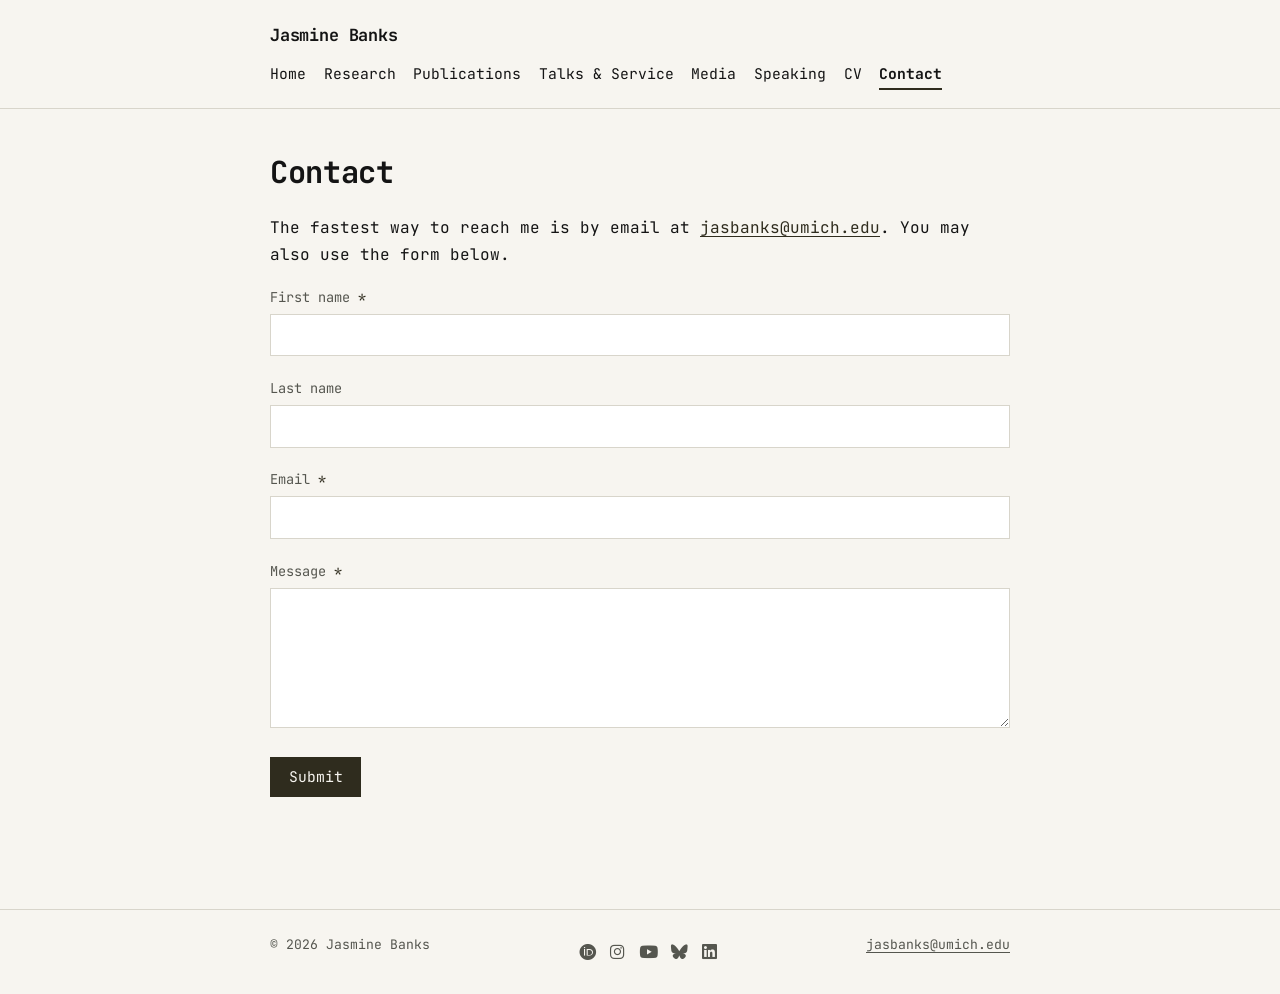
<file: contact.html>
<!DOCTYPE html>
<html lang="en">
<head>
<meta charset="UTF-8">
<meta name="viewport" content="width=device-width, initial-scale=1.0">
<title>Contact | Jasmine Banks</title>
<meta name="description" content="Contact Jasmine Banks, 6th-Year Ph.D. Candidate in Psychology and Digital Studies, University of Michigan.">
<link rel="preconnect" href="https://fonts.googleapis.com">
<link rel="preconnect" href="https://fonts.gstatic.com" crossorigin>
<link href="https://fonts.googleapis.com/css2?family=JetBrains+Mono:wght@400;500;700&display=swap" rel="stylesheet">
<link rel="stylesheet" href="https://cdn.jsdelivr.net/npm/@fortawesome/fontawesome-free@6.7.2/css/all.min.css">
<link rel="stylesheet" href="css/style.css">
</head>
<body>
<a class="skip-link" href="#main-content">Skip to main content</a>

<header class="site-header">
  <div class="site-header__inner">
    <p class="site-title"><a href="index.html">Jasmine Banks</a></p>
    <nav class="site-nav" aria-label="Primary">
      <a href="index.html">Home</a>
      <a href="research.html">Research</a>
      <a href="publications.html">Publications</a>
      <a href="talks.html">Talks &amp; Service</a>
      <a href="media.html">Media</a>
      <a href="speaking.html">Speaking</a>
      <a href="cv.html">CV</a>
      <a href="contact.html" aria-current="page">Contact</a>
    </nav>
  </div>
</header>

<main id="main-content">

  <h1>Contact</h1>
  <p>The fastest way to reach me is by email at <a href="mailto:jasbanks@umich.edu">jasbanks@umich.edu</a>. You may also use the form below.</p>

  <form id="contact-form" action="https://formspree.io/f/YOUR_FORM_ID" method="POST" novalidate>
    <div class="form-field">
      <label for="first_name">First name <span class="required-mark" aria-hidden="true">*</span></label>
      <input type="text" id="first_name" name="first_name" required autocomplete="given-name">
    </div>

    <div class="form-field">
      <label for="last_name">Last name</label>
      <input type="text" id="last_name" name="last_name" autocomplete="family-name">
    </div>

    <div class="form-field">
      <label for="email">Email <span class="required-mark" aria-hidden="true">*</span></label>
      <input type="email" id="email" name="_replyto" required autocomplete="email">
    </div>

    <div class="form-field">
      <label for="message">Message <span class="required-mark" aria-hidden="true">*</span></label>
      <textarea id="message" name="message" required></textarea>
    </div>

    <input type="text" name="_gotcha" style="display:none" tabindex="-1" autocomplete="off">
    <input type="hidden" name="_subject" value="New message from jasbanks.com">

    <button type="submit" class="btn btn-primary" id="submit-btn">Submit</button>
    <p class="form-status" id="form-status" role="status" aria-live="polite"></p>
  </form>

</main>

<footer class="site-footer">
  <div class="site-footer__inner">
    <p>&copy; 2026 Jasmine Banks</p>
    <div class="site-footer__social" aria-label="Social and professional profiles">
      <a href="https://orcid.org/0000-0003-2387-829X" target="_blank" rel="noopener noreferrer" aria-label="ORCID"><i class="fa-brands fa-orcid" aria-hidden="true"></i></a>
      <a href="https://www.instagram.com/jasthephdstudent/" target="_blank" rel="noopener noreferrer" aria-label="Instagram"><i class="fa-brands fa-instagram" aria-hidden="true"></i></a>
      <a href="https://www.youtube.com/@Jasthephdstudent" target="_blank" rel="noopener noreferrer" aria-label="YouTube"><i class="fa-brands fa-youtube" aria-hidden="true"></i></a>
      <a href="https://bsky.app/profile/jasbanks.bsky.social" target="_blank" rel="noopener noreferrer" aria-label="Bluesky"><i class="fa-brands fa-bluesky" aria-hidden="true"></i></a>
      <a href="https://il.linkedin.com/company/wix-com?trk=public_jobs_topcard_logo" target="_blank" rel="noopener noreferrer" aria-label="LinkedIn"><i class="fa-brands fa-linkedin" aria-hidden="true"></i></a>
    </div>
    <p><a href="mailto:jasbanks@umich.edu">jasbanks@umich.edu</a></p>
  </div>
</footer>

<script src="js/contact.js"></script>
</body>
</html>
</file>
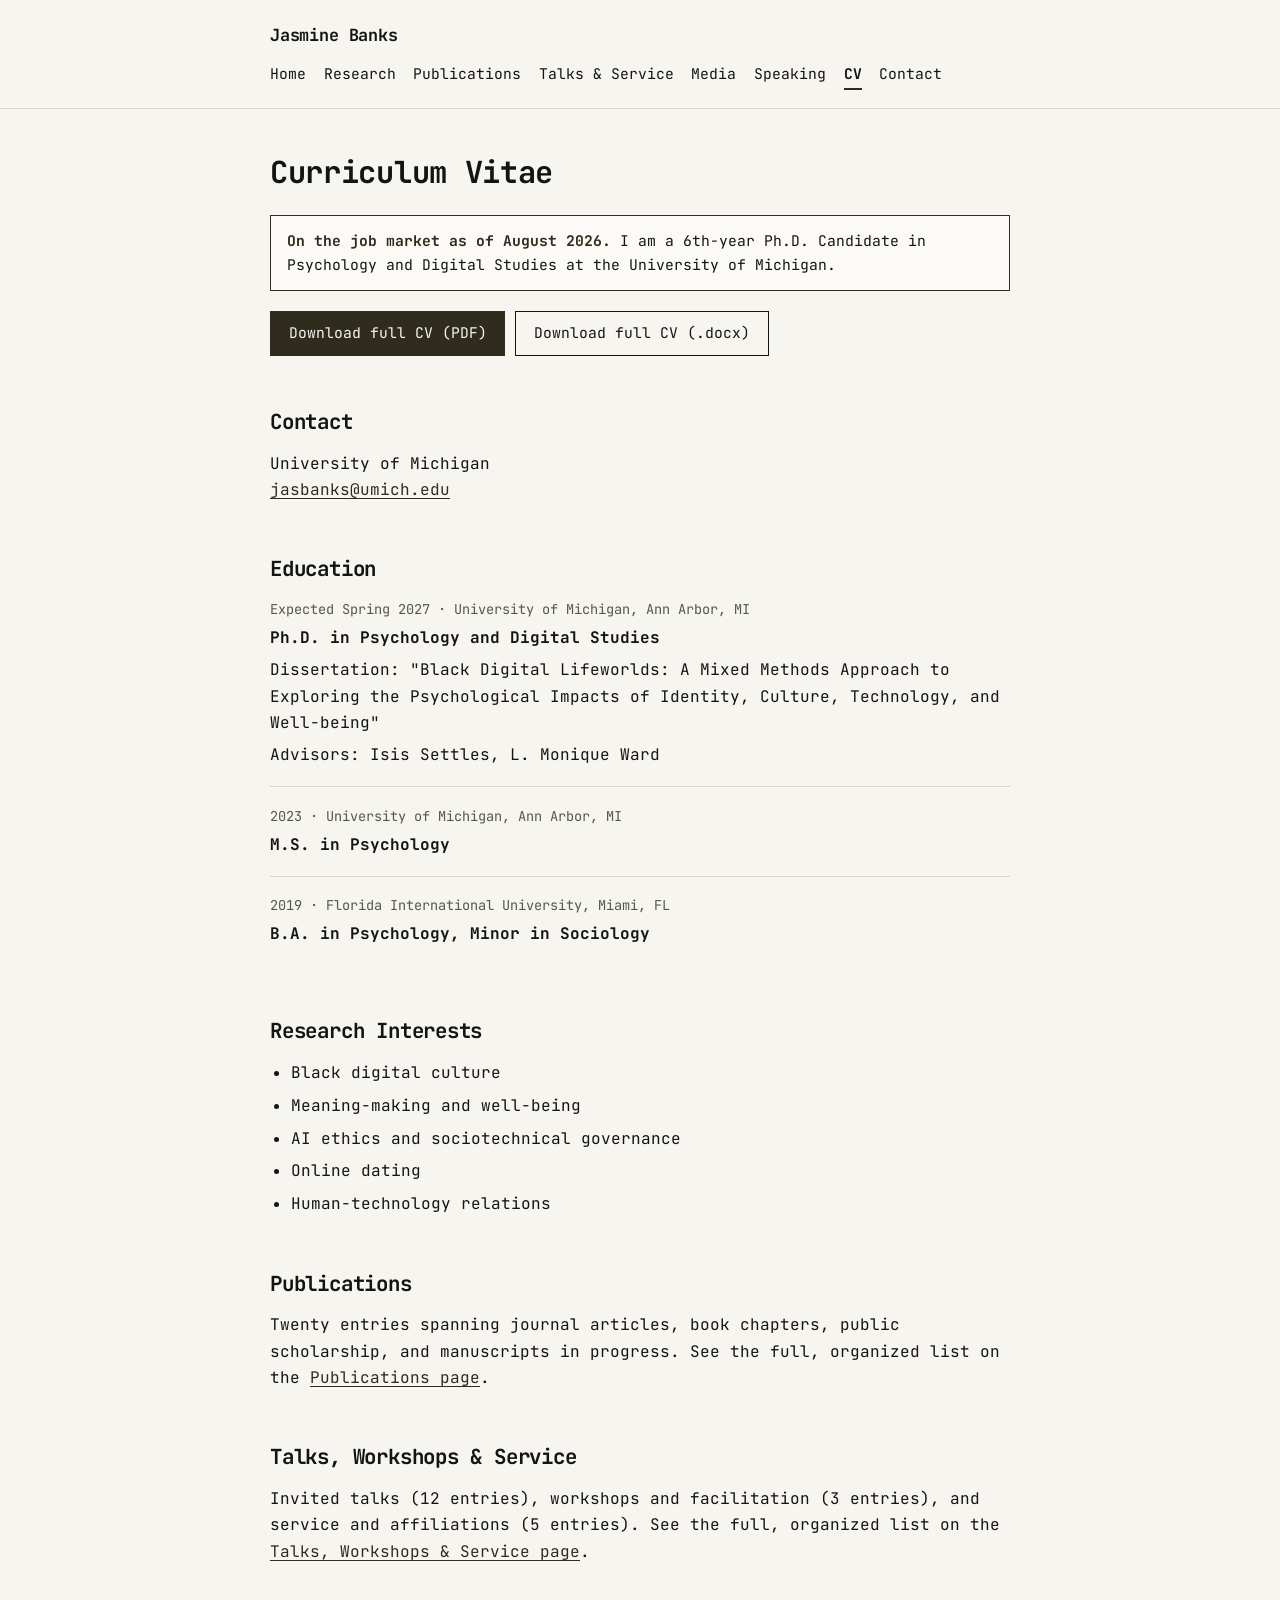
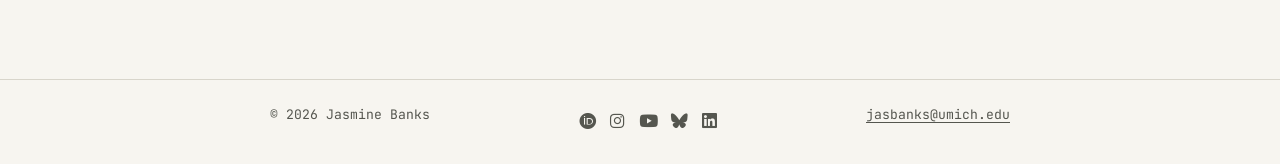
<file: cv.html>
<!DOCTYPE html>
<html lang="en">
<head>
<meta charset="UTF-8">
<meta name="viewport" content="width=device-width, initial-scale=1.0">
<title>CV | Jasmine Banks</title>
<meta name="description" content="Curriculum vitae of Jasmine Banks, 6th-Year Ph.D. Candidate in Psychology and Digital Studies, University of Michigan. On the job market as of August 2026.">
<link rel="preconnect" href="https://fonts.googleapis.com">
<link rel="preconnect" href="https://fonts.gstatic.com" crossorigin>
<link href="https://fonts.googleapis.com/css2?family=JetBrains+Mono:wght@400;500;700&display=swap" rel="stylesheet">
<link rel="stylesheet" href="https://cdn.jsdelivr.net/npm/@fortawesome/fontawesome-free@6.7.2/css/all.min.css">
<link rel="stylesheet" href="css/style.css">
</head>
<body>
<a class="skip-link" href="#main-content">Skip to main content</a>

<header class="site-header">
  <div class="site-header__inner">
    <p class="site-title"><a href="index.html">Jasmine Banks</a></p>
    <nav class="site-nav" aria-label="Primary">
      <a href="index.html">Home</a>
      <a href="research.html">Research</a>
      <a href="publications.html">Publications</a>
      <a href="talks.html">Talks &amp; Service</a>
      <a href="media.html">Media</a>
      <a href="speaking.html">Speaking</a>
      <a href="cv.html" aria-current="page">CV</a>
      <a href="contact.html">Contact</a>
    </nav>
  </div>
</header>

<main id="main-content">

  <h1>Curriculum Vitae</h1>
  <div class="status-banner"><strong>On the job market as of August 2026.</strong> I am a 6th-year Ph.D. Candidate in Psychology and Digital Studies at the University of Michigan.</div>
  <p><a class="btn btn-primary" href="files/Jasmine-Banks-CV.pdf">Download full CV (PDF)</a> <a class="btn" href="files/Jasmine-Banks-CV.docx">Download full CV (.docx)</a></p>

  <h2>Contact</h2>
  <p>University of Michigan<br>
  <a href="mailto:jasbanks@umich.edu">jasbanks@umich.edu</a></p>

  <h2>Education</h2>

  <div class="stack">
    <div class="entry">
      <p class="entry__meta">Expected Spring 2027 &middot; University of Michigan, Ann Arbor, MI</p>
      <p class="entry__title">Ph.D. in Psychology and Digital Studies</p>
      <p>Dissertation: "Black Digital Lifeworlds: A Mixed Methods Approach to Exploring the Psychological Impacts of Identity, Culture, Technology, and Well-being"</p>
      <p>Advisors: Isis Settles, L. Monique Ward</p>
    </div>

    <div class="entry">
      <p class="entry__meta">2023 &middot; University of Michigan, Ann Arbor, MI</p>
      <p class="entry__title">M.S. in Psychology</p>
    </div>

    <div class="entry">
      <p class="entry__meta">2019 &middot; Florida International University, Miami, FL</p>
      <p class="entry__title">B.A. in Psychology, Minor in Sociology</p>
    </div>
  </div>

  <h2>Research Interests</h2>
  <ul>
    <li>Black digital culture</li>
    <li>Meaning-making and well-being</li>
    <li>AI ethics and sociotechnical governance</li>
    <li>Online dating</li>
    <li>Human-technology relations</li>
  </ul>

  <h2>Publications</h2>
  <p>Twenty entries spanning journal articles, book chapters, public scholarship, and manuscripts in progress. See the full, organized list on the <a href="publications.html">Publications page</a>.</p>

  <h2>Talks, Workshops &amp; Service</h2>
  <p>Invited talks (12 entries), workshops and facilitation (3 entries), and service and affiliations (5 entries). See the full, organized list on the <a href="talks.html">Talks, Workshops &amp; Service page</a>.</p>

</main>

<footer class="site-footer">
  <div class="site-footer__inner">
    <p>&copy; 2026 Jasmine Banks</p>
    <div class="site-footer__social" aria-label="Social and professional profiles">
      <a href="https://orcid.org/0000-0003-2387-829X" target="_blank" rel="noopener noreferrer" aria-label="ORCID"><i class="fa-brands fa-orcid" aria-hidden="true"></i></a>
      <a href="https://www.instagram.com/jasthephdstudent/" target="_blank" rel="noopener noreferrer" aria-label="Instagram"><i class="fa-brands fa-instagram" aria-hidden="true"></i></a>
      <a href="https://www.youtube.com/@Jasthephdstudent" target="_blank" rel="noopener noreferrer" aria-label="YouTube"><i class="fa-brands fa-youtube" aria-hidden="true"></i></a>
      <a href="https://bsky.app/profile/jasbanks.bsky.social" target="_blank" rel="noopener noreferrer" aria-label="Bluesky"><i class="fa-brands fa-bluesky" aria-hidden="true"></i></a>
      <a href="https://www.linkedin.com/in/jasmine-banks" target="_blank" rel="noopener noreferrer" aria-label="LinkedIn"><i class="fa-brands fa-linkedin" aria-hidden="true"></i></a>
    </div>
    <p><a href="mailto:jasbanks@umich.edu">jasbanks@umich.edu</a></p>
  </div>
</footer>

</body>
</html>
</file>
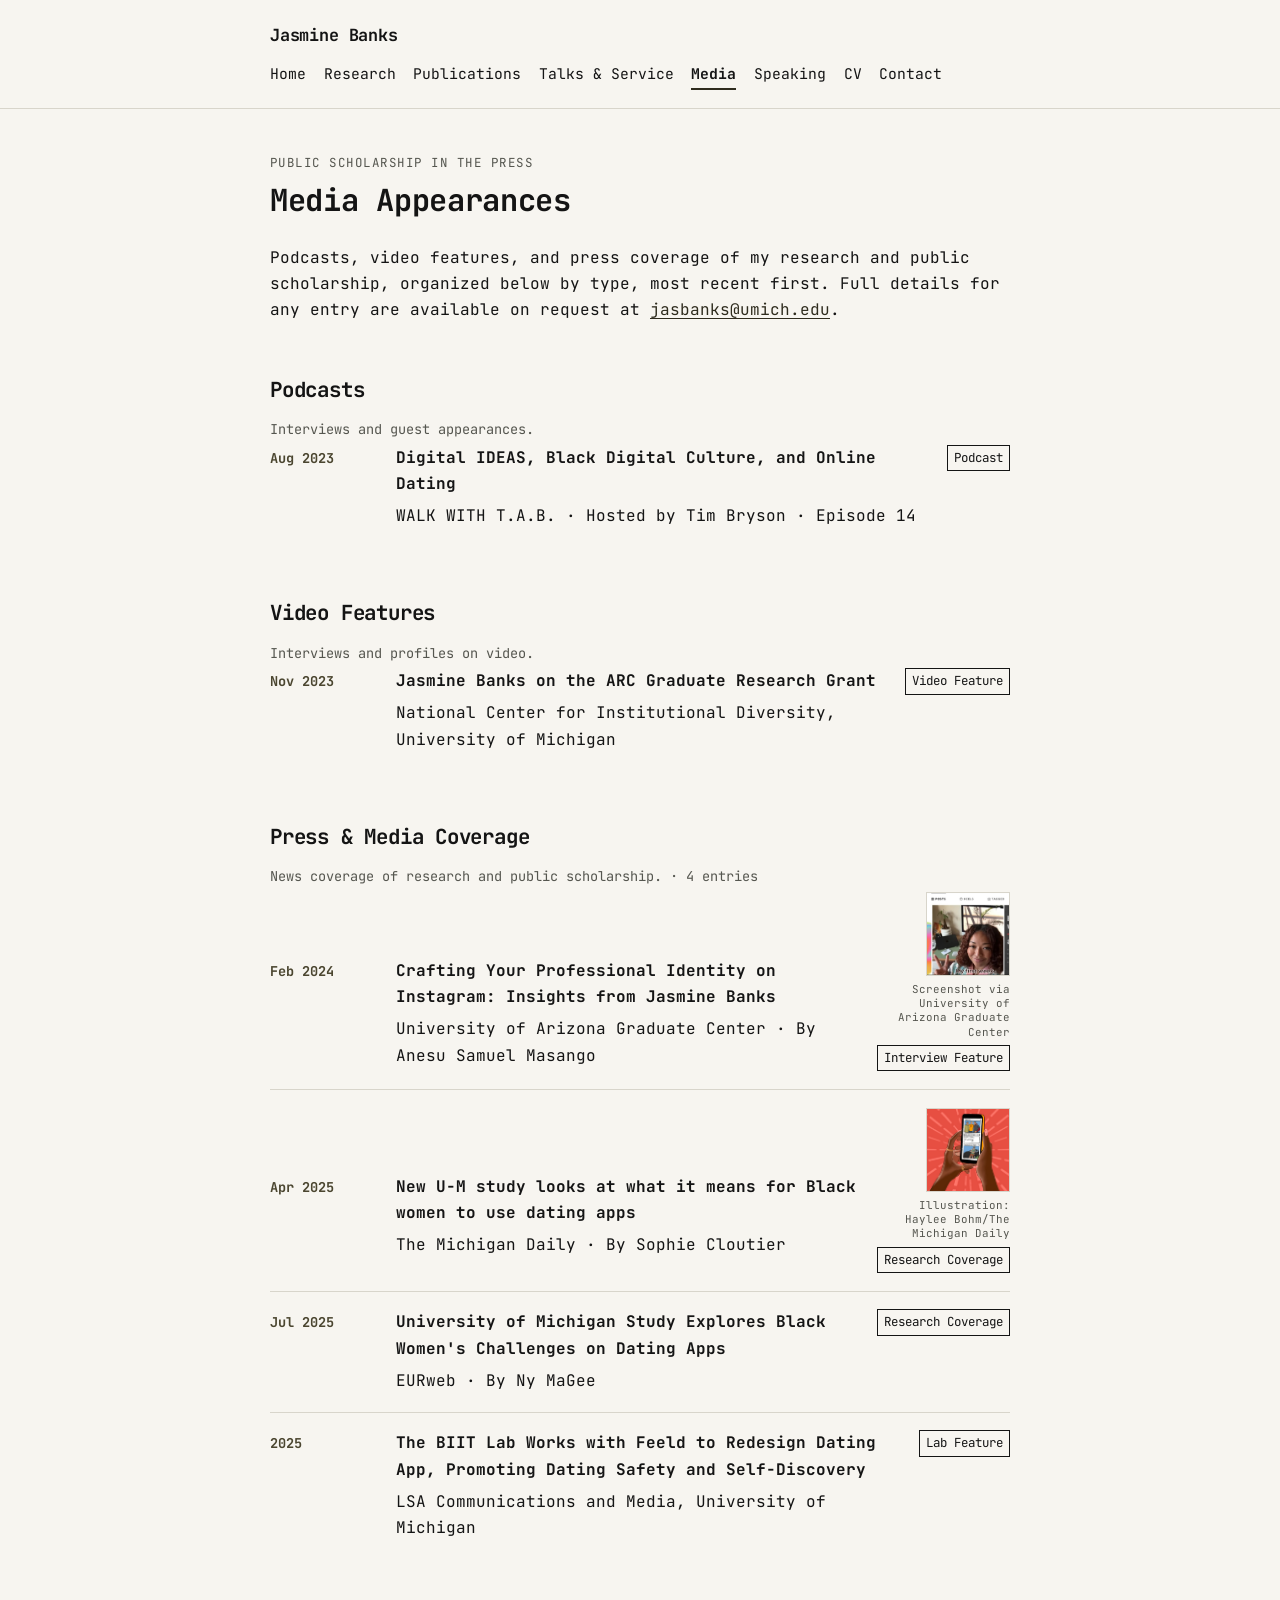
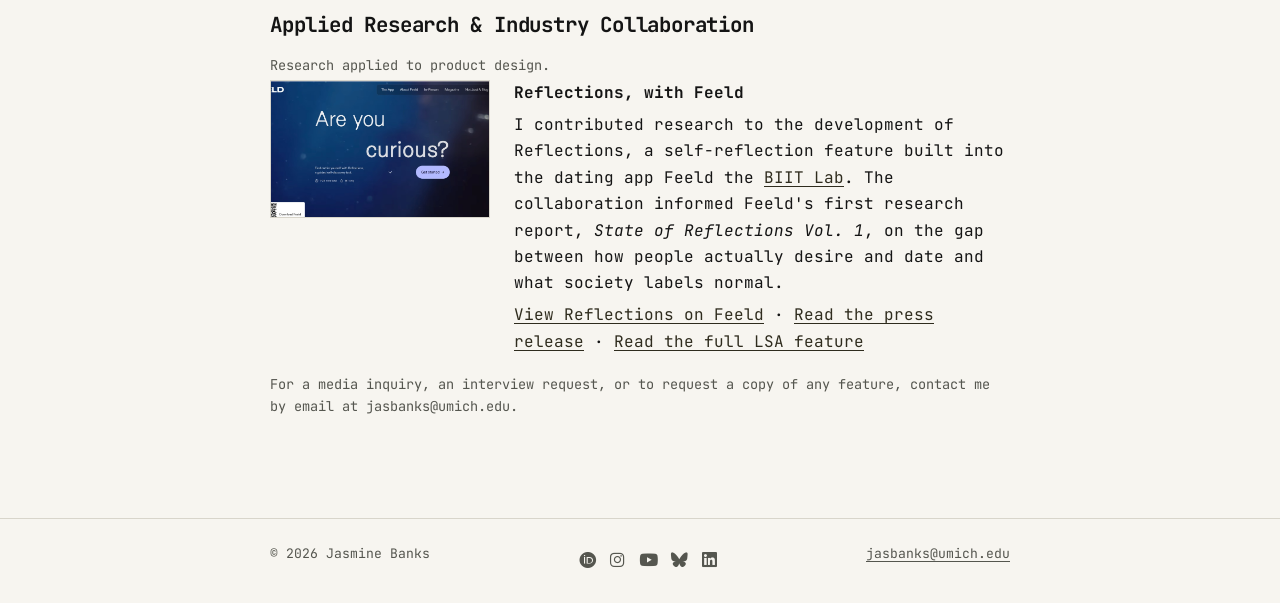
<file: media.html>
<!DOCTYPE html>
<html lang="en">
<head>
<meta charset="UTF-8">
<meta name="viewport" content="width=device-width, initial-scale=1.0">
<title>Media Appearances | Jasmine Banks</title>
<meta name="description" content="Podcasts, video features, press coverage, and industry collaborations involving Jasmine Banks, Ph.D. Candidate in Psychology and Digital Studies, University of Michigan.">
<link rel="preconnect" href="https://fonts.googleapis.com">
<link rel="preconnect" href="https://fonts.gstatic.com" crossorigin>
<link href="https://fonts.googleapis.com/css2?family=JetBrains+Mono:wght@400;500;700&display=swap" rel="stylesheet">
<link rel="stylesheet" href="https://cdn.jsdelivr.net/npm/@fortawesome/fontawesome-free@6.7.2/css/all.min.css">
<link rel="stylesheet" href="css/style.css">
</head>
<body>
<a class="skip-link" href="#main-content">Skip to main content</a>

<header class="site-header">
  <div class="site-header__inner">
    <p class="site-title"><a href="index.html">Jasmine Banks</a></p>
    <nav class="site-nav" aria-label="Primary">
      <a href="index.html">Home</a>
      <a href="research.html">Research</a>
      <a href="publications.html">Publications</a>
      <a href="talks.html">Talks &amp; Service</a>
      <a href="media.html" aria-current="page">Media</a>
      <a href="speaking.html">Speaking</a>
      <a href="cv.html">CV</a>
      <a href="contact.html">Contact</a>
    </nav>
  </div>
</header>

<main id="main-content">
<div id="media-root">
<script type="application/json" id="media-data">{
  "header": {
    "eyebrow": "Public scholarship in the press",
    "title": "Media Appearances"
  },
  "sections": [
    {
      "title": "Podcasts",
      "meta": "Interviews and guest appearances.",
      "entries": [
        {
          "date": "Aug 2023",
          "title": "Digital IDEAS, Black Digital Culture, and Online Dating",
          "venue": "WALK WITH T.A.B. &middot; Hosted by Tim Bryson &middot; Episode 14",
          "tag": "Podcast",
          "link": "https://www.youtube.com/watch?v=LrPl7W_yTCU"
        }
      ]
    },
    {
      "title": "Video Features",
      "meta": "Interviews and profiles on video.",
      "entries": [
        {
          "date": "Nov 2023",
          "title": "Jasmine Banks on the ARC Graduate Research Grant",
          "venue": "National Center for Institutional Diversity, University of Michigan",
          "tag": "Video Feature",
          "link": "https://www.youtube.com/watch?v=fNSoD9-Inmw"
        }
      ]
    },
    {
      "title": "Press &amp; Media Coverage",
      "meta": "News coverage of research and public scholarship.",
      "entries": [
        {
          "date": "Feb 2024",
          "title": "Crafting Your Professional Identity on Instagram: Insights from Jasmine Banks",
          "venue": "University of Arizona Graduate Center &middot; By Anesu Samuel Masango",
          "tag": "Interview Feature",
          "link": "https://gradcenter.arizona.edu/news/crafting-your-professional-identity-instagram-insights-jasmine-banks",
          "image": "images/media-arizona-instagram.jpg",
          "imageAlt": "Screenshot of three posts from Jasmine Banks's Instagram profile, including grad school interview advice and a video titled 'How I deal with all the -isms in academia.'",
          "imageCredit": "Screenshot via University of Arizona Graduate Center"
        },
        {
          "date": "Apr 2025",
          "title": "New U-M study looks at what it means for Black women to use dating apps",
          "venue": "The Michigan Daily &middot; By Sophie Cloutier",
          "tag": "Research Coverage",
          "link": "https://www.michigandaily.com/news/research/new-u-m-study-looks-at-what-it-means-for-black-women-to-use-dating-apps/",
          "image": "images/media-michigandaily-illustration.jpg",
          "imageAlt": "Illustration of a hand holding a phone displaying a dating app profile, by Haylee Bohm for The Michigan Daily.",
          "imageCredit": "Illustration: Haylee Bohm/The Michigan Daily"
        },
        {
          "date": "Jul 2025",
          "title": "University of Michigan Study Explores Black Women's Challenges on Dating Apps",
          "venue": "EURweb &middot; By Ny MaGee",
          "tag": "Research Coverage",
          "link": "https://eurweb.com/um-study-black-women-dating-apps/"
        },
        {
          "date": "2025",
          "title": "The BIIT Lab Works with Feeld to Redesign Dating App, Promoting Dating Safety and Self-Discovery",
          "venue": "LSA Communications and Media, University of Michigan",
          "tag": "Lab Feature",
          "link": "https://lsa.umich.edu/psych/news-events/all-news/faculty-news/the-biit-lab-works-with-feeld-to-redesign-dating-app--promoting-.html"
        }
      ]
    }
  ],
  "foot": {
    "text": "For a media inquiry, an interview request, or to request a copy of any feature, contact me by email at jasbanks@umich.edu."
  }
}</script>

  <div class="page-head">
    <div>
      <span class="eyebrow" id="m-eyebrow"></span>
      <h1 class="reveal-title" id="m-title" data-text=""></h1>
    </div>
  </div>

  <p>Podcasts, video features, and press coverage of my research and public scholarship, organized below by type, most recent first. Full details for any entry are available on request at <a href="mailto:jasbanks@umich.edu">jasbanks@umich.edu</a>.</p>

  <div id="m-sections"></div>

  <section class="pub-section" id="applied-research-collaboration">
    <h2>Applied Research &amp; Industry Collaboration</h2>
    <p class="entry__meta">Research applied to product design.</p>
    <div class="stack">
      <div class="entry entry--collab">
        <a class="collab-figure" href="https://feeld.co/reflections" target="_blank" rel="noopener noreferrer">
          <img class="collab-thumb" src="images/media-feeld-reflections-cover.jpg" alt="Feeld homepage for Reflections, a guided self-discovery tool, reading &quot;Are you curious?&quot;">
        </a>
        <div>
          <p class="entry__title">Reflections, with Feeld</p>
          <p>I contributed research to the development of Reflections, a self-reflection feature built into the dating app Feeld the <a href="https://lsa.umich.edu/comm/research/research-groups-and-labs/the-bodies--identities--intimacies--and-technologies---biit--lab.html" target="_blank" rel="noopener noreferrer">BIIT Lab</a>. The collaboration informed Feeld's first research report, <em>State of Reflections Vol. 1</em>, on the gap between how people actually desire and date and what society labels normal.</p>
          <p><a href="https://feeld.co/reflections" target="_blank" rel="noopener noreferrer">View Reflections on Feeld</a> &middot; <a href="https://feeld.co/press/releases/feeld-releases-state-of-reflections-vol-1-new-research-reveals-the-gap-between-how-people-actually-desire-and-date-and-what-society-labels-normal-" target="_blank" rel="noopener noreferrer">Read the press release</a> &middot; <a href="https://lsa.umich.edu/psych/news-events/all-news/faculty-news/the-biit-lab-works-with-feeld-to-redesign-dating-app--promoting-.html" target="_blank" rel="noopener noreferrer">Read the full LSA feature</a></p>
        </div>
      </div>
    </div>
  </section>

  <p class="entry__meta" id="m-notice"></p>

</div>
</main>

<footer class="site-footer">
  <div class="site-footer__inner">
    <p>&copy; 2026 Jasmine Banks</p>
    <div class="site-footer__social" aria-label="Social and professional profiles">
      <a href="https://orcid.org/0000-0003-2387-829X" target="_blank" rel="noopener noreferrer" aria-label="ORCID"><i class="fa-brands fa-orcid" aria-hidden="true"></i></a>
      <a href="https://www.instagram.com/jasthephdstudent/" target="_blank" rel="noopener noreferrer" aria-label="Instagram"><i class="fa-brands fa-instagram" aria-hidden="true"></i></a>
      <a href="https://www.youtube.com/@Jasthephdstudent" target="_blank" rel="noopener noreferrer" aria-label="YouTube"><i class="fa-brands fa-youtube" aria-hidden="true"></i></a>
      <a href="https://bsky.app/profile/jasbanks.bsky.social" target="_blank" rel="noopener noreferrer" aria-label="Bluesky"><i class="fa-brands fa-bluesky" aria-hidden="true"></i></a>
      <a href="https://il.linkedin.com/company/wix-com?trk=public_jobs_topcard_logo" target="_blank" rel="noopener noreferrer" aria-label="LinkedIn"><i class="fa-brands fa-linkedin" aria-hidden="true"></i></a>
    </div>
    <p><a href="mailto:jasbanks@umich.edu">jasbanks@umich.edu</a></p>
  </div>
</footer>

<script src="js/site-data.js"></script>
<script src="js/media.js"></script>
</body>
</html>
</file>
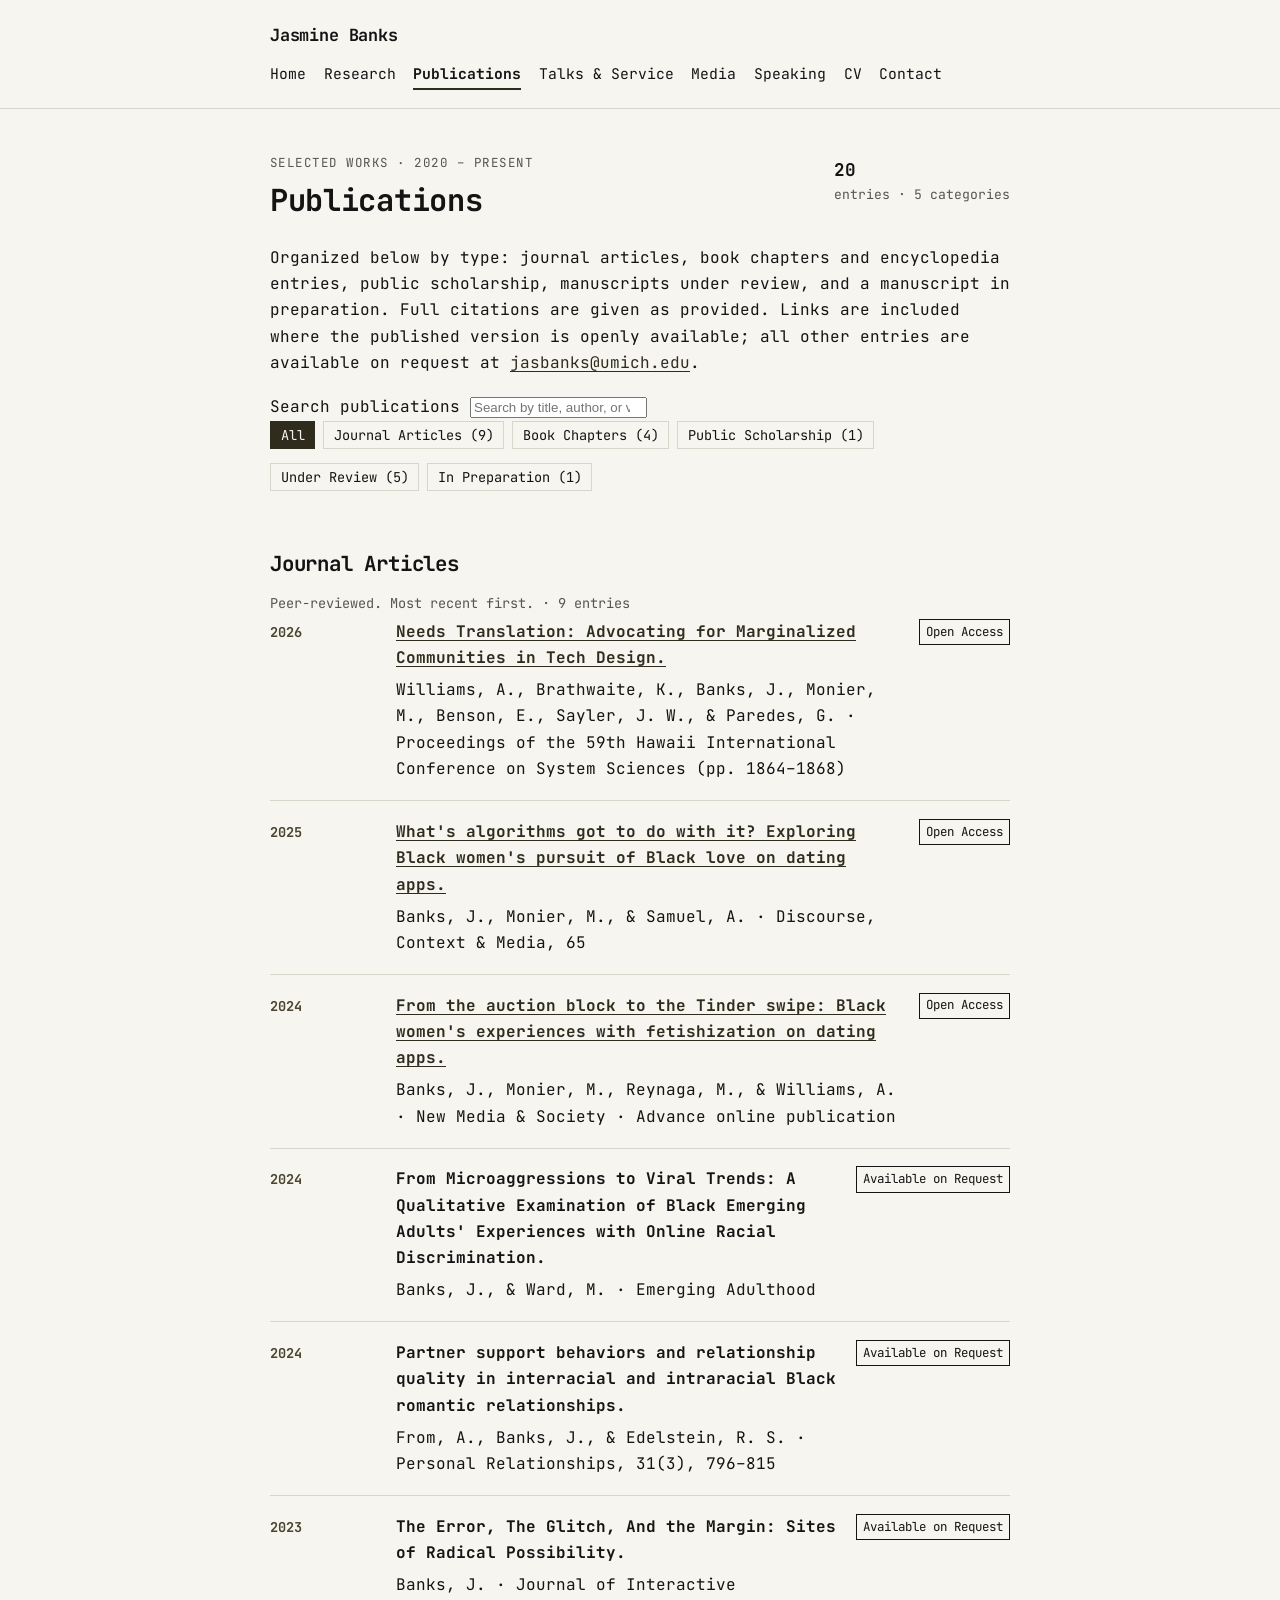
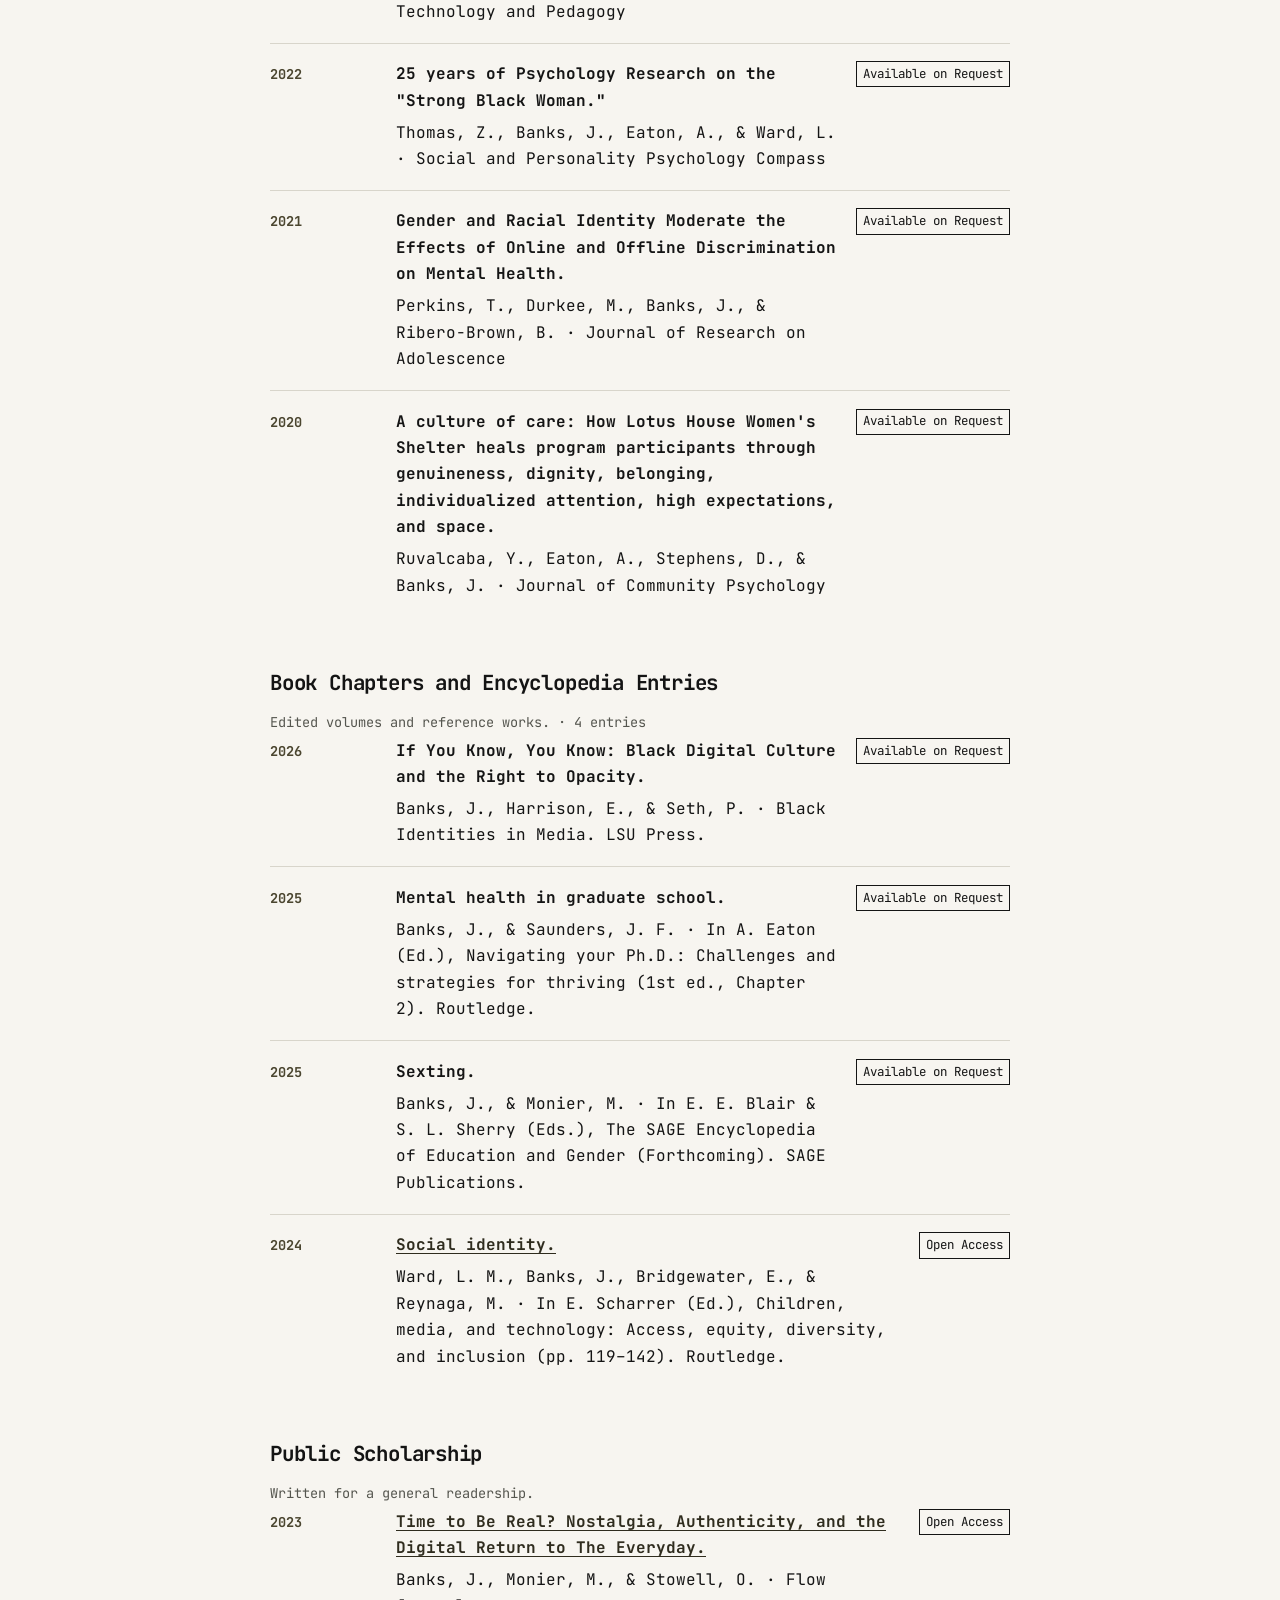
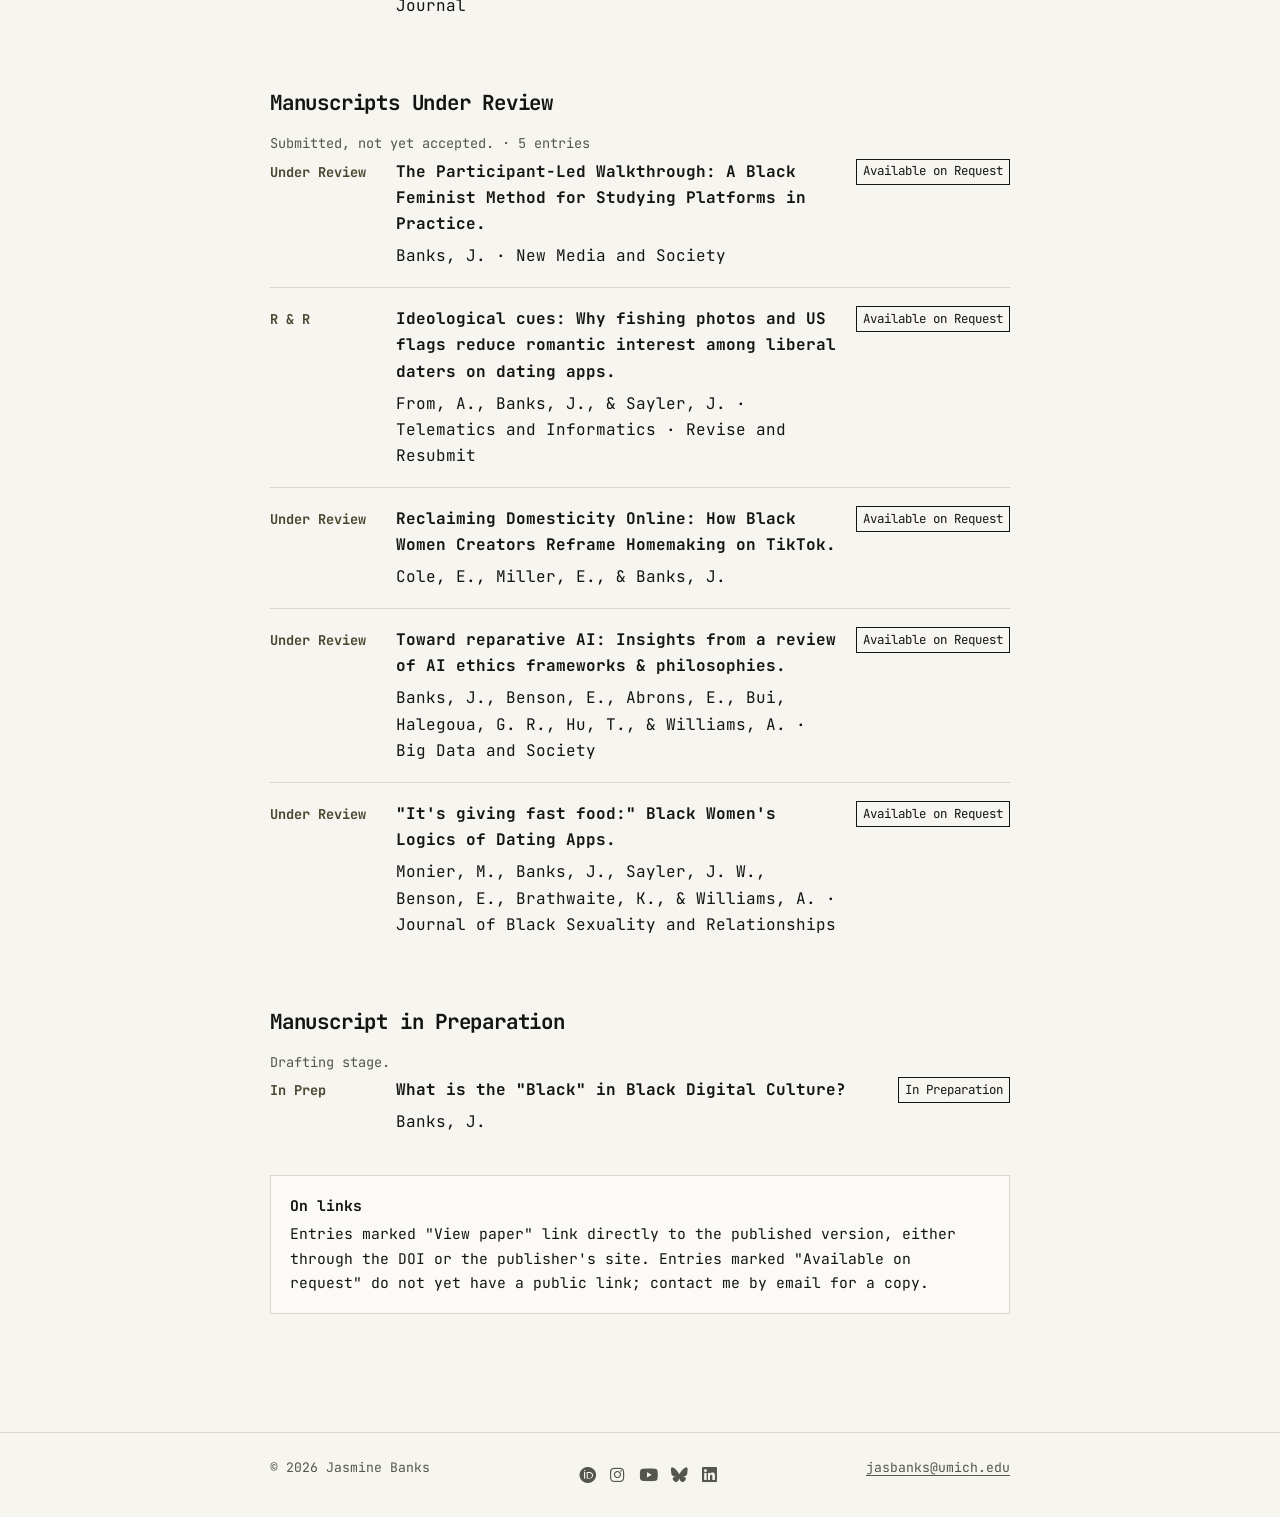
<file: publications.html>
<!DOCTYPE html>
<html lang="en">
<head>
<meta charset="UTF-8">
<title>Publications | Jasmine Banks</title>
<meta name="description" content="Publications by Jasmine Banks, Ph.D. Candidate in Psychology and Digital Studies: journal articles, book chapters, public scholarship, and manuscripts under review, 2020 to present.">
<link rel="preconnect" href="https://fonts.googleapis.com">
<link rel="preconnect" href="https://fonts.gstatic.com" crossorigin>
<link href="https://fonts.googleapis.com/css2?family=JetBrains+Mono:wght@400;500;700&display=swap" rel="stylesheet">
<link rel="stylesheet" href="https://cdn.jsdelivr.net/npm/@fortawesome/fontawesome-free@6.7.2/css/all.min.css">
<link rel="stylesheet" href="css/style.css">
</head>
<body>
<a class="skip-link" href="#main-content">Skip to main content</a>

<header class="site-header">
  <div class="site-header__inner">
    <p class="site-title"><a href="index.html">Jasmine Banks</a></p>
    <nav class="site-nav" aria-label="Primary">
      <a href="index.html">Home</a>
      <a href="research.html">Research</a>
      <a href="publications.html" aria-current="page">Publications</a>
      <a href="talks.html">Talks &amp; Service</a>
      <a href="media.html">Media</a>
      <a href="speaking.html">Speaking</a>
      <a href="cv.html">CV</a>
      <a href="contact.html">Contact</a>
    </nav>
  </div>
</header>

<main id="main-content">
<div id="publications-root">
<script type="application/json" id="publications-data">{
  "header": {
    "eyebrow": "Selected works \u00b7 2020 \u2013 present",
    "title": "Publications"
  },
  "sections": [
    {
      "category": "journal-articles",
      "filterLabel": "Journal Articles (9)",
      "title": "Journal Articles",
      "meta": "Peer-reviewed. Most recent first.",
      "entries": [
        {
          "date": "2026",
          "title": "Needs Translation: Advocating for Marginalized Communities in Tech Design.",
          "authors": "Williams, A., Brathwaite, K., Banks, J., Monier, M., Benson, E., Sayler, J. W., &amp; Paredes, G.",
          "venue": "Proceedings of the 59th Hawaii International Conference on System Sciences (pp. 1864\u20131868)",
          "link": "https://doi.org/10.24251/HICSS.2026.222"
        },
        {
          "date": "2025",
          "title": "What's algorithms got to do with it? Exploring Black women's pursuit of Black love on dating apps.",
          "authors": "Banks, J., Monier, M., &amp; Samuel, A.",
          "venue": "Discourse, Context &amp; Media, 65",
          "link": "https://doi.org/10.1016/j.dcm.2024.100871"
        },
        {
          "date": "2024",
          "title": "From the auction block to the Tinder swipe: Black women's experiences with fetishization on dating apps.",
          "authors": "Banks, J., Monier, M., Reynaga, M., &amp; Williams, A.",
          "venue": "New Media &amp; Society \u00b7 Advance online publication",
          "link": "https://doi.org/10.1177/14614448241235904"
        },
        {
          "date": "2024",
          "title": "From Microaggressions to Viral Trends: A Qualitative Examination of Black Emerging Adults' Experiences with Online Racial Discrimination.",
          "authors": "Banks, J., &amp; Ward, M.",
          "venue": "Emerging Adulthood",
          "status": "Available on Request"
        },
        {
          "date": "2024",
          "title": "Partner support behaviors and relationship quality in interracial and intraracial Black romantic relationships.",
          "authors": "From, A., Banks, J., &amp; Edelstein, R. S.",
          "venue": "Personal Relationships, 31(3), 796\u2013815",
          "status": "Available on Request"
        },
        {
          "date": "2023",
          "title": "The Error, The Glitch, And the Margin: Sites of Radical Possibility.",
          "authors": "Banks, J.",
          "venue": "Journal of Interactive Technology and Pedagogy",
          "status": "Available on Request"
        },
        {
          "date": "2022",
          "title": "25 years of Psychology Research on the &quot;Strong Black Woman.&quot;",
          "authors": "Thomas, Z., Banks, J., Eaton, A., &amp; Ward, L.",
          "venue": "Social and Personality Psychology Compass",
          "status": "Available on Request"
        },
        {
          "date": "2021",
          "title": "Gender and Racial Identity Moderate the Effects of Online and Offline Discrimination on Mental Health.",
          "authors": "Perkins, T., Durkee, M., Banks, J., &amp; Ribero-Brown, B.",
          "venue": "Journal of Research on Adolescence",
          "status": "Available on Request"
        },
        {
          "date": "2020",
          "title": "A culture of care: How Lotus House Women's Shelter heals program participants through genuineness, dignity, belonging, individualized attention, high expectations, and space.",
          "authors": "Ruvalcaba, Y., Eaton, A., Stephens, D., &amp; Banks, J.",
          "venue": "Journal of Community Psychology",
          "status": "Available on Request"
        }
      ]
    },
    {
      "category": "book-chapters",
      "filterLabel": "Book Chapters (4)",
      "title": "Book Chapters and Encyclopedia Entries",
      "meta": "Edited volumes and reference works.",
      "entries": [
        {
          "date": "2026",
          "title": "If You Know, You Know: Black Digital Culture and the Right to Opacity.",
          "authors": "Banks, J., Harrison, E., &amp; Seth, P.",
          "venue": "Black Identities in Media. LSU Press.",
          "status": "Available on Request"
        },
        {
          "date": "2025",
          "title": "Mental health in graduate school.",
          "authors": "Banks, J., &amp; Saunders, J. F.",
          "venue": "In A. Eaton (Ed.), Navigating your Ph.D.: Challenges and strategies for thriving (1st ed., Chapter 2). Routledge.",
          "status": "Available on Request"
        },
        {
          "date": "2025",
          "title": "Sexting.",
          "authors": "Banks, J., &amp; Monier, M.",
          "venue": "In E. E. Blair &amp; S. L. Sherry (Eds.), The SAGE Encyclopedia of Education and Gender (Forthcoming). SAGE Publications.",
          "status": "Available on Request"
        },
        {
          "date": "2024",
          "title": "Social identity.",
          "authors": "Ward, L. M., Banks, J., Bridgewater, E., &amp; Reynaga, M.",
          "venue": "In E. Scharrer (Ed.), Children, media, and technology: Access, equity, diversity, and inclusion (pp. 119\u2013142). Routledge.",
          "link": "https://doi.org/10.4324/9781003453123-9"
        }
      ]
    },
    {
      "category": "public-scholarship",
      "filterLabel": "Public Scholarship (1)",
      "title": "Public Scholarship",
      "meta": "Written for a general readership.",
      "entries": [
        {
          "date": "2023",
          "title": "Time to Be Real? Nostalgia, Authenticity, and the Digital Return to The Everyday.",
          "authors": "Banks, J., Monier, M., &amp; Stowell, O.",
          "venue": "Flow Journal",
          "link": "https://www.flowjournal.org/2023/02/be-real-nostalgia-authenticity-digital/"
        }
      ]
    },
    {
      "category": "under-review",
      "filterLabel": "Under Review (5)",
      "title": "Manuscripts Under Review",
      "meta": "Submitted, not yet accepted.",
      "entries": [
        {
          "date": "Under Review",
          "title": "The Participant-Led Walkthrough: A Black Feminist Method for Studying Platforms in Practice.",
          "authors": "Banks, J.",
          "venue": "New Media and Society",
          "status": "Available on Request"
        },
        {
          "date": "R &amp; R",
          "title": "Ideological cues: Why fishing photos and US flags reduce romantic interest among liberal daters on dating apps.",
          "authors": "From, A., Banks, J., &amp; Sayler, J.",
          "venue": "Telematics and Informatics \u00b7 Revise and Resubmit",
          "status": "Available on Request"
        },
        {
          "date": "Under Review",
          "title": "Reclaiming Domesticity Online: How Black Women Creators Reframe Homemaking on TikTok.",
          "authors": "Cole, E., Miller, E., &amp; Banks, J.",
          "venue": "",
          "status": "Available on Request"
        },
        {
          "date": "Under Review",
          "title": "Toward reparative AI: Insights from a review of AI ethics frameworks &amp; philosophies.",
          "authors": "Banks, J., Benson, E., Abrons, E., Bui, Halegoua, G. R., Hu, T., &amp; Williams, A.",
          "venue": "Big Data and Society",
          "status": "Available on Request"
        },
        {
          "date": "Under Review",
          "title": "&quot;It's giving fast food:&quot; Black Women's Logics of Dating Apps.",
          "authors": "Monier, M., Banks, J., Sayler, J. W., Benson, E., Brathwaite, K., &amp; Williams, A.",
          "venue": "Journal of Black Sexuality and Relationships",
          "status": "Available on Request"
        }
      ]
    },
    {
      "category": "in-preparation",
      "filterLabel": "In Preparation (1)",
      "title": "Manuscript in Preparation",
      "meta": "Drafting stage.",
      "entries": [
        {
          "date": "In Prep",
          "title": "What is the &quot;Black&quot; in Black Digital Culture?",
          "authors": "Banks, J.",
          "venue": "",
          "status": "In Preparation"
        }
      ]
    }
  ],
  "foot": {
    "text": "Entries marked \"View paper\" link directly to the published version, either through the DOI or the publisher's site. Entries marked \"Available on request\" do not yet have a public link; contact me by email for a copy."
  }
}</script>

  <div class="page-head">
    <div>
      <span class="eyebrow" id="p-eyebrow"></span>
      <h1 class="reveal-title" id="p-title" data-text=""></h1>
    </div>
    <p class="page-meta" id="p-totals"></p>
  </div>

  <p>Organized below by type: journal articles, book chapters and encyclopedia entries, public scholarship, manuscripts under review, and a manuscript in preparation. Full citations are given as provided. Links are included where the published version is openly available; all other entries are available on request at <a href="mailto:jasbanks@umich.edu">jasbanks@umich.edu</a>.</p>

  <div class="search-field">
    <label for="p-search">Search publications</label>
    <input type="search" id="p-search" placeholder="Search by title, author, or venue">
  </div>

  <nav aria-label="Publication sections">
    <ul class="filter-pills" id="p-filters"></ul>
  </nav>

  <div id="p-sections"></div>

  <div class="notice" id="p-notice"></div>

</div>
</main>

<footer class="site-footer">
  <div class="site-footer__inner">
    <p>&copy; 2026 Jasmine Banks</p>
    <div class="site-footer__social" aria-label="Social and professional profiles">
      <a href="https://orcid.org/0000-0003-2387-829X" target="_blank" rel="noopener noreferrer" aria-label="ORCID"><i class="fa-brands fa-orcid" aria-hidden="true"></i></a>
      <a href="https://www.instagram.com/jasthephdstudent/" target="_blank" rel="noopener noreferrer" aria-label="Instagram"><i class="fa-brands fa-instagram" aria-hidden="true"></i></a>
      <a href="https://www.youtube.com/@Jasthephdstudent" target="_blank" rel="noopener noreferrer" aria-label="YouTube"><i class="fa-brands fa-youtube" aria-hidden="true"></i></a>
      <a href="https://bsky.app/profile/jasbanks.bsky.social" target="_blank" rel="noopener noreferrer" aria-label="Bluesky"><i class="fa-brands fa-bluesky" aria-hidden="true"></i></a>
      <a href="https://www.linkedin.com/in/jasmine-banks" target="_blank" rel="noopener noreferrer" aria-label="LinkedIn"><i class="fa-brands fa-linkedin" aria-hidden="true"></i></a>
    </div>
    <p><a href="mailto:jasbanks@umich.edu">jasbanks@umich.edu</a></p>
  </div>
</footer>

<script src="js/site-data.js"></script>
<script src="js/publications.js"></script>
</body>
</html>
</file>
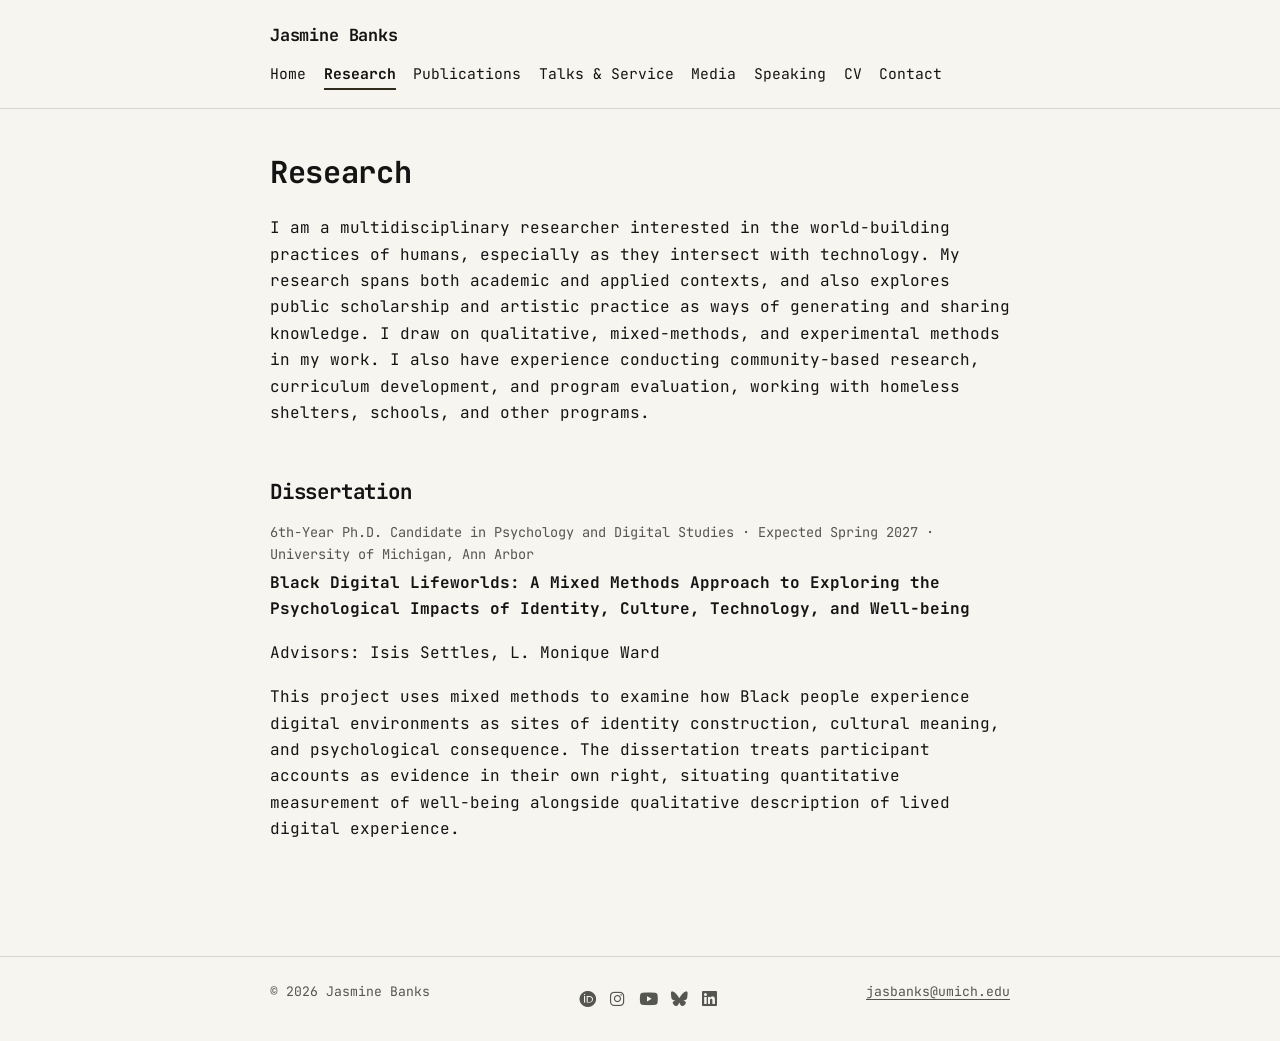
<file: research.html>
<!DOCTYPE html>
<html lang="en">
<head>
<meta charset="UTF-8">
<meta name="viewport" content="width=device-width, initial-scale=1.0">
<title>Research | Jasmine Banks</title>
<meta name="description" content="Research program of Jasmine Banks, a multidisciplinary researcher studying the world-building practices of humans and technology.">
<link rel="preconnect" href="https://fonts.googleapis.com">
<link rel="preconnect" href="https://fonts.gstatic.com" crossorigin>
<link href="https://fonts.googleapis.com/css2?family=JetBrains+Mono:wght@400;500;700&display=swap" rel="stylesheet">
<link rel="stylesheet" href="https://cdn.jsdelivr.net/npm/@fortawesome/fontawesome-free@6.7.2/css/all.min.css">
<link rel="stylesheet" href="css/style.css">
</head>
<body>
<a class="skip-link" href="#main-content">Skip to main content</a>

<header class="site-header">
  <div class="site-header__inner">
    <p class="site-title"><a href="index.html">Jasmine Banks</a></p>
    <nav class="site-nav" aria-label="Primary">
      <a href="index.html">Home</a>
      <a href="research.html" aria-current="page">Research</a>
      <a href="publications.html">Publications</a>
      <a href="talks.html">Talks &amp; Service</a>
      <a href="media.html">Media</a>
      <a href="speaking.html">Speaking</a>
      <a href="cv.html">CV</a>
      <a href="contact.html">Contact</a>
    </nav>
  </div>
</header>

<main id="main-content">

  <h1>Research</h1>
  <p>I am a multidisciplinary researcher interested in the world-building practices of humans, especially as they intersect with technology. My research spans both academic and applied contexts, and also explores public scholarship and artistic practice as ways of generating and sharing knowledge. I draw on qualitative, mixed-methods, and experimental methods in my work. I also have experience conducting community-based research, curriculum development, and program evaluation, working with homeless shelters, schools, and other programs.</p>

  <h2>Dissertation</h2>
  <p class="entry__meta">6th-Year Ph.D. Candidate in Psychology and Digital Studies &middot; Expected Spring 2027 &middot; University of Michigan, Ann Arbor</p>
  <p><strong>Black Digital Lifeworlds: A Mixed Methods Approach to Exploring the Psychological Impacts of Identity, Culture, Technology, and Well-being</strong></p>
  <p>Advisors: Isis Settles, L. Monique Ward</p>
  <p>This project uses mixed methods to examine how Black people experience digital environments as sites of identity construction, cultural meaning, and psychological consequence. The dissertation treats participant accounts as evidence in their own right, situating quantitative measurement of well-being alongside qualitative description of lived digital experience.</p>

</main>

<footer class="site-footer">
  <div class="site-footer__inner">
    <p>&copy; 2026 Jasmine Banks</p>
    <div class="site-footer__social" aria-label="Social and professional profiles">
      <a href="https://orcid.org/0000-0003-2387-829X" target="_blank" rel="noopener noreferrer" aria-label="ORCID"><i class="fa-brands fa-orcid" aria-hidden="true"></i></a>
      <a href="https://www.instagram.com/jasthephdstudent/" target="_blank" rel="noopener noreferrer" aria-label="Instagram"><i class="fa-brands fa-instagram" aria-hidden="true"></i></a>
      <a href="https://www.youtube.com/@Jasthephdstudent" target="_blank" rel="noopener noreferrer" aria-label="YouTube"><i class="fa-brands fa-youtube" aria-hidden="true"></i></a>
      <a href="https://bsky.app/profile/jasbanks.bsky.social" target="_blank" rel="noopener noreferrer" aria-label="Bluesky"><i class="fa-brands fa-bluesky" aria-hidden="true"></i></a>
      <a href="https://il.linkedin.com/company/wix-com?trk=public_jobs_topcard_logo" target="_blank" rel="noopener noreferrer" aria-label="LinkedIn"><i class="fa-brands fa-linkedin" aria-hidden="true"></i></a>
    </div>
    <p><a href="mailto:jasbanks@umich.edu">jasbanks@umich.edu</a></p>
  </div>
</footer>

</body>
</html>
</file>
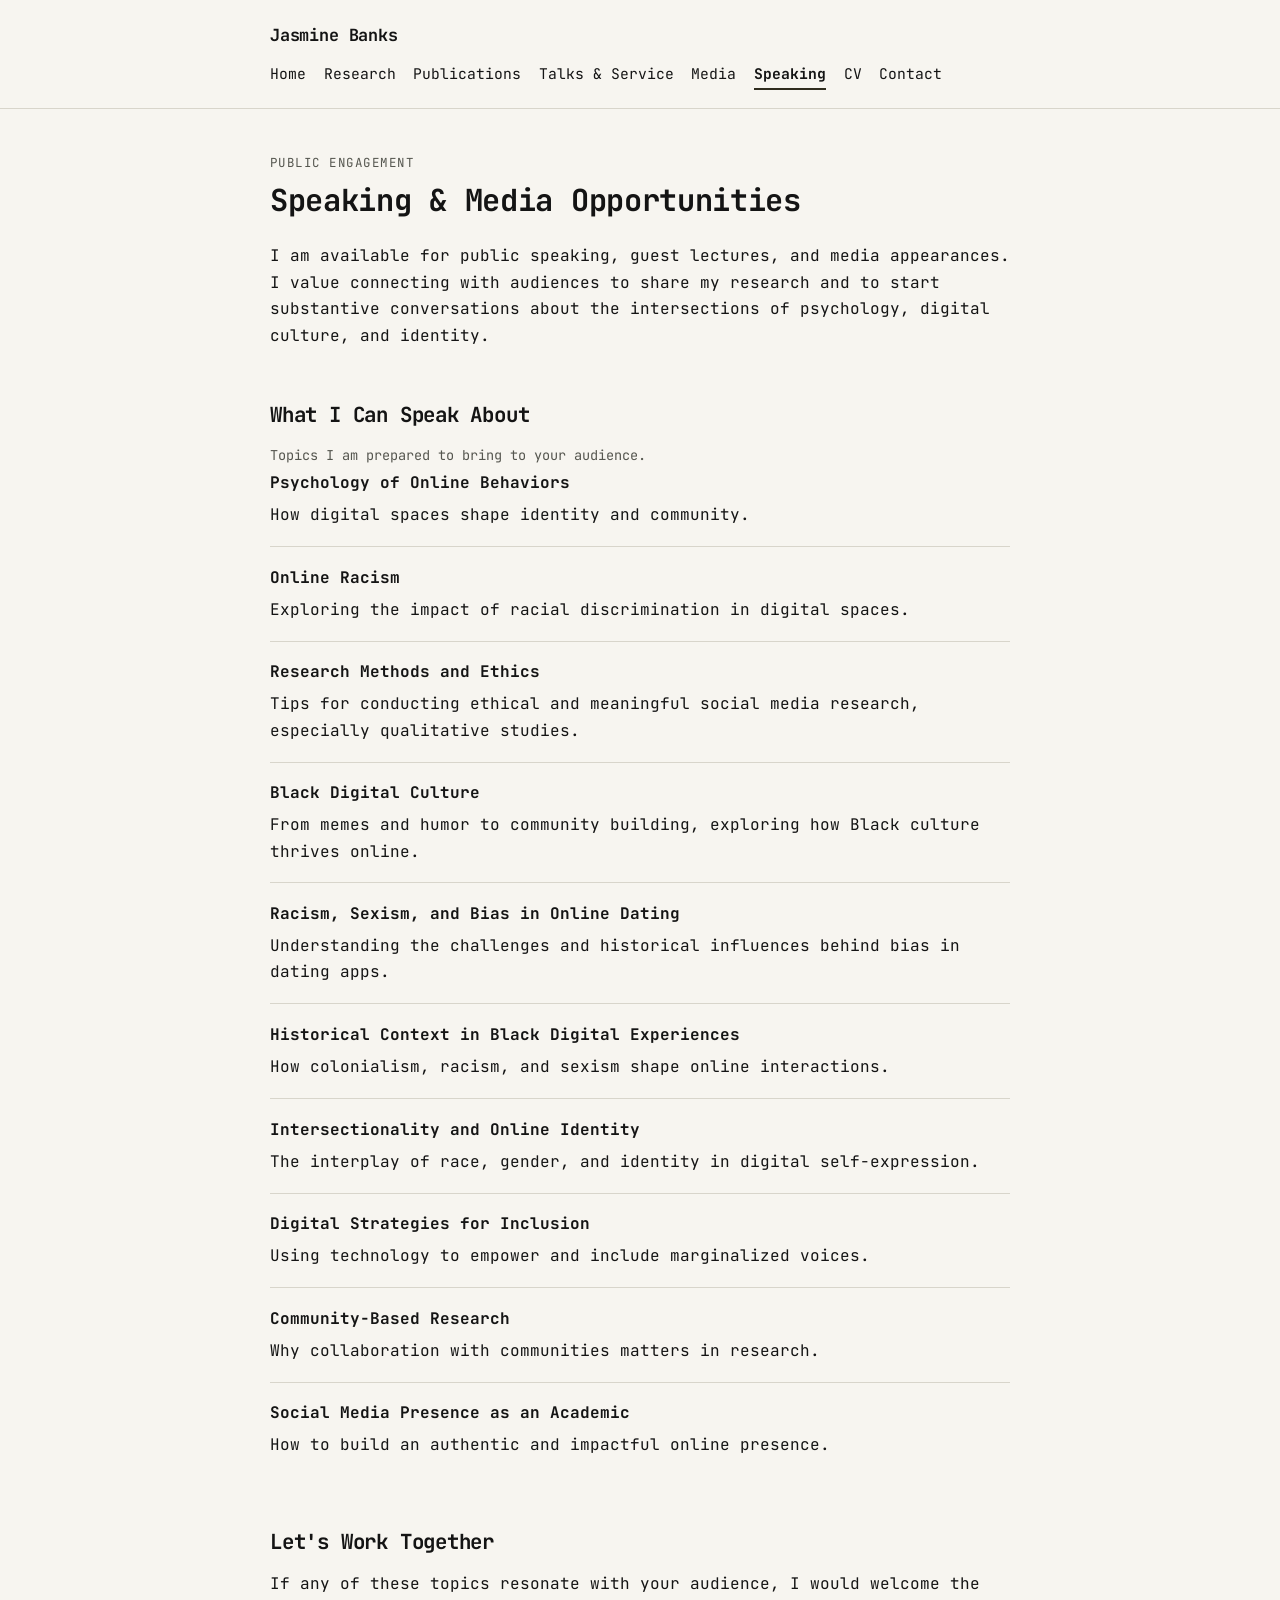
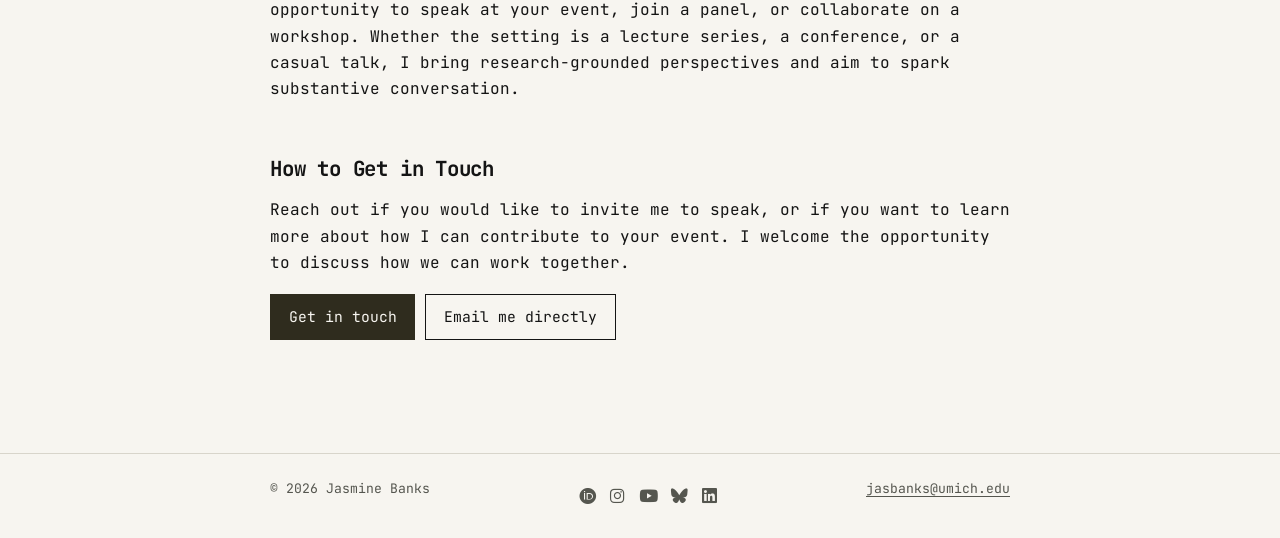
<file: speaking.html>
<!DOCTYPE html>
<html lang="en">
<head>
<meta charset="UTF-8">
<meta name="viewport" content="width=device-width, initial-scale=1.0">
<title>Speaking &amp; Media Opportunities | Jasmine Banks</title>
<meta name="description" content="Speaking and media opportunities with Jasmine Banks, Ph.D. Candidate in Psychology and Digital Studies, University of Michigan. Available for public speaking, guest lectures, and media appearances on Black digital culture, online racism, and research ethics.">
<link rel="preconnect" href="https://fonts.googleapis.com">
<link rel="preconnect" href="https://fonts.gstatic.com" crossorigin>
<link href="https://fonts.googleapis.com/css2?family=JetBrains+Mono:wght@400;500;700&display=swap" rel="stylesheet">
<link rel="stylesheet" href="https://cdn.jsdelivr.net/npm/@fortawesome/fontawesome-free@6.7.2/css/all.min.css">
<link rel="stylesheet" href="css/style.css">
</head>
<body>
<a class="skip-link" href="#main-content">Skip to main content</a>

<header class="site-header">
  <div class="site-header__inner">
    <p class="site-title"><a href="index.html">Jasmine Banks</a></p>
    <nav class="site-nav" aria-label="Primary">
      <a href="index.html">Home</a>
      <a href="research.html">Research</a>
      <a href="publications.html">Publications</a>
      <a href="talks.html">Talks &amp; Service</a>
      <a href="media.html">Media</a>
      <a href="speaking.html" aria-current="page">Speaking</a>
      <a href="cv.html">CV</a>
      <a href="contact.html">Contact</a>
    </nav>
  </div>
</header>

<main id="main-content">

  <span class="eyebrow">Public engagement</span>
  <h1>Speaking &amp; Media Opportunities</h1>

  <p>I am available for public speaking, guest lectures, and media appearances. I value connecting with audiences to share my research and to start substantive conversations about the intersections of psychology, digital culture, and identity.</p>

  <h2>What I Can Speak About</h2>
  <p class="entry__meta">Topics I am prepared to bring to your audience.</p>

  <div class="stack">
    <div class="entry">
      <p class="entry__title">Psychology of Online Behaviors</p>
      <p>How digital spaces shape identity and community.</p>
    </div>
    <div class="entry">
      <p class="entry__title">Online Racism</p>
      <p>Exploring the impact of racial discrimination in digital spaces.</p>
    </div>
    <div class="entry">
      <p class="entry__title">Research Methods and Ethics</p>
      <p>Tips for conducting ethical and meaningful social media research, especially qualitative studies.</p>
    </div>
    <div class="entry">
      <p class="entry__title">Black Digital Culture</p>
      <p>From memes and humor to community building, exploring how Black culture thrives online.</p>
    </div>
    <div class="entry">
      <p class="entry__title">Racism, Sexism, and Bias in Online Dating</p>
      <p>Understanding the challenges and historical influences behind bias in dating apps.</p>
    </div>
    <div class="entry">
      <p class="entry__title">Historical Context in Black Digital Experiences</p>
      <p>How colonialism, racism, and sexism shape online interactions.</p>
    </div>
    <div class="entry">
      <p class="entry__title">Intersectionality and Online Identity</p>
      <p>The interplay of race, gender, and identity in digital self-expression.</p>
    </div>
    <div class="entry">
      <p class="entry__title">Digital Strategies for Inclusion</p>
      <p>Using technology to empower and include marginalized voices.</p>
    </div>
    <div class="entry">
      <p class="entry__title">Community-Based Research</p>
      <p>Why collaboration with communities matters in research.</p>
    </div>
    <div class="entry">
      <p class="entry__title">Social Media Presence as an Academic</p>
      <p>How to build an authentic and impactful online presence.</p>
    </div>
  </div>

  <h2>Let's Work Together</h2>
  <p>If any of these topics resonate with your audience, I would welcome the opportunity to speak at your event, join a panel, or collaborate on a workshop. Whether the setting is a lecture series, a conference, or a casual talk, I bring research-grounded perspectives and aim to spark substantive conversation.</p>

  <h2>How to Get in Touch</h2>
  <p>Reach out if you would like to invite me to speak, or if you want to learn more about how I can contribute to your event. I welcome the opportunity to discuss how we can work together.</p>
  <p><a class="btn btn-primary" href="contact.html">Get in touch</a> <a class="btn" href="mailto:jasbanks@umich.edu">Email me directly</a></p>

</main>

<footer class="site-footer">
  <div class="site-footer__inner">
    <p>&copy; 2026 Jasmine Banks</p>
    <div class="site-footer__social" aria-label="Social and professional profiles">
      <a href="https://orcid.org/0000-0003-2387-829X" target="_blank" rel="noopener noreferrer" aria-label="ORCID"><i class="fa-brands fa-orcid" aria-hidden="true"></i></a>
      <a href="https://www.instagram.com/jasthephdstudent/" target="_blank" rel="noopener noreferrer" aria-label="Instagram"><i class="fa-brands fa-instagram" aria-hidden="true"></i></a>
      <a href="https://www.youtube.com/@Jasthephdstudent" target="_blank" rel="noopener noreferrer" aria-label="YouTube"><i class="fa-brands fa-youtube" aria-hidden="true"></i></a>
      <a href="https://bsky.app/profile/jasbanks.bsky.social" target="_blank" rel="noopener noreferrer" aria-label="Bluesky"><i class="fa-brands fa-bluesky" aria-hidden="true"></i></a>
      <a href="https://il.linkedin.com/company/wix-com?trk=public_jobs_topcard_logo" target="_blank" rel="noopener noreferrer" aria-label="LinkedIn"><i class="fa-brands fa-linkedin" aria-hidden="true"></i></a>
    </div>
    <p><a href="mailto:jasbanks@umich.edu">jasbanks@umich.edu</a></p>
  </div>
</footer>

</body>
</html>
</file>
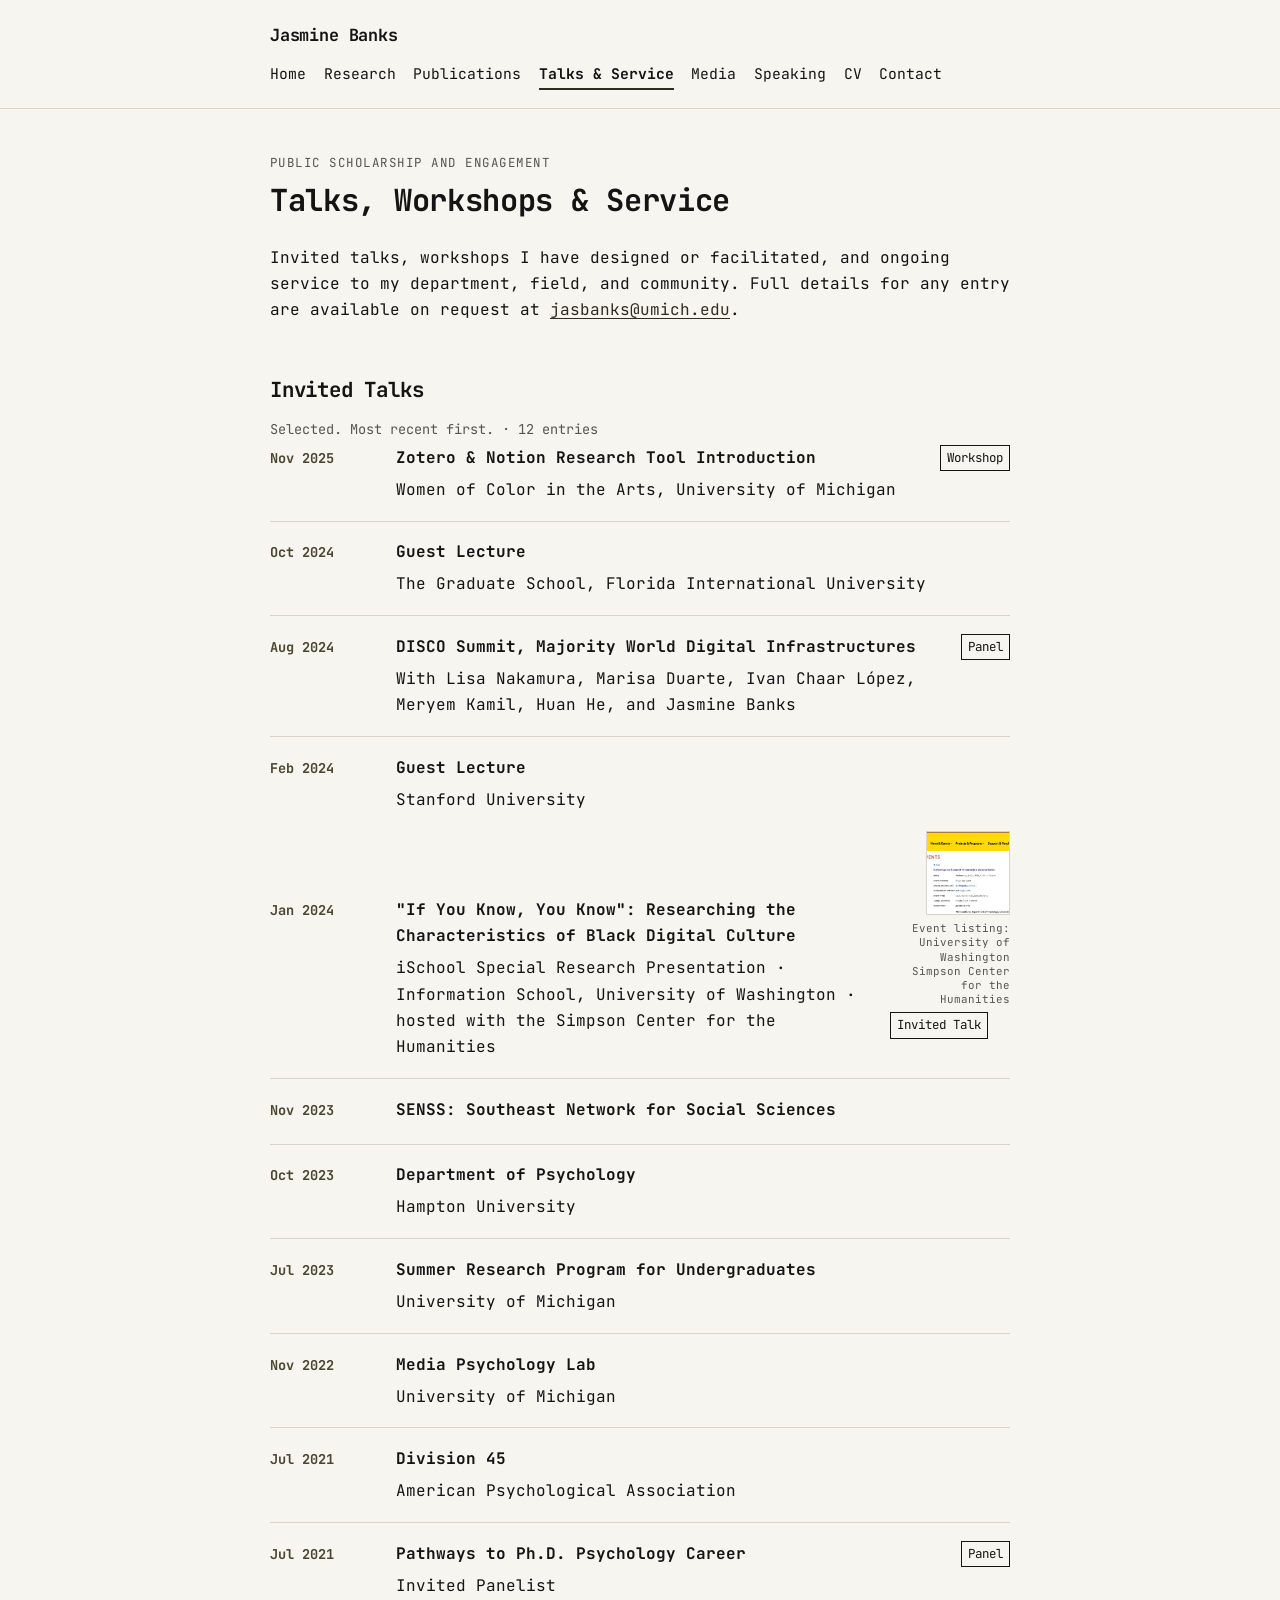
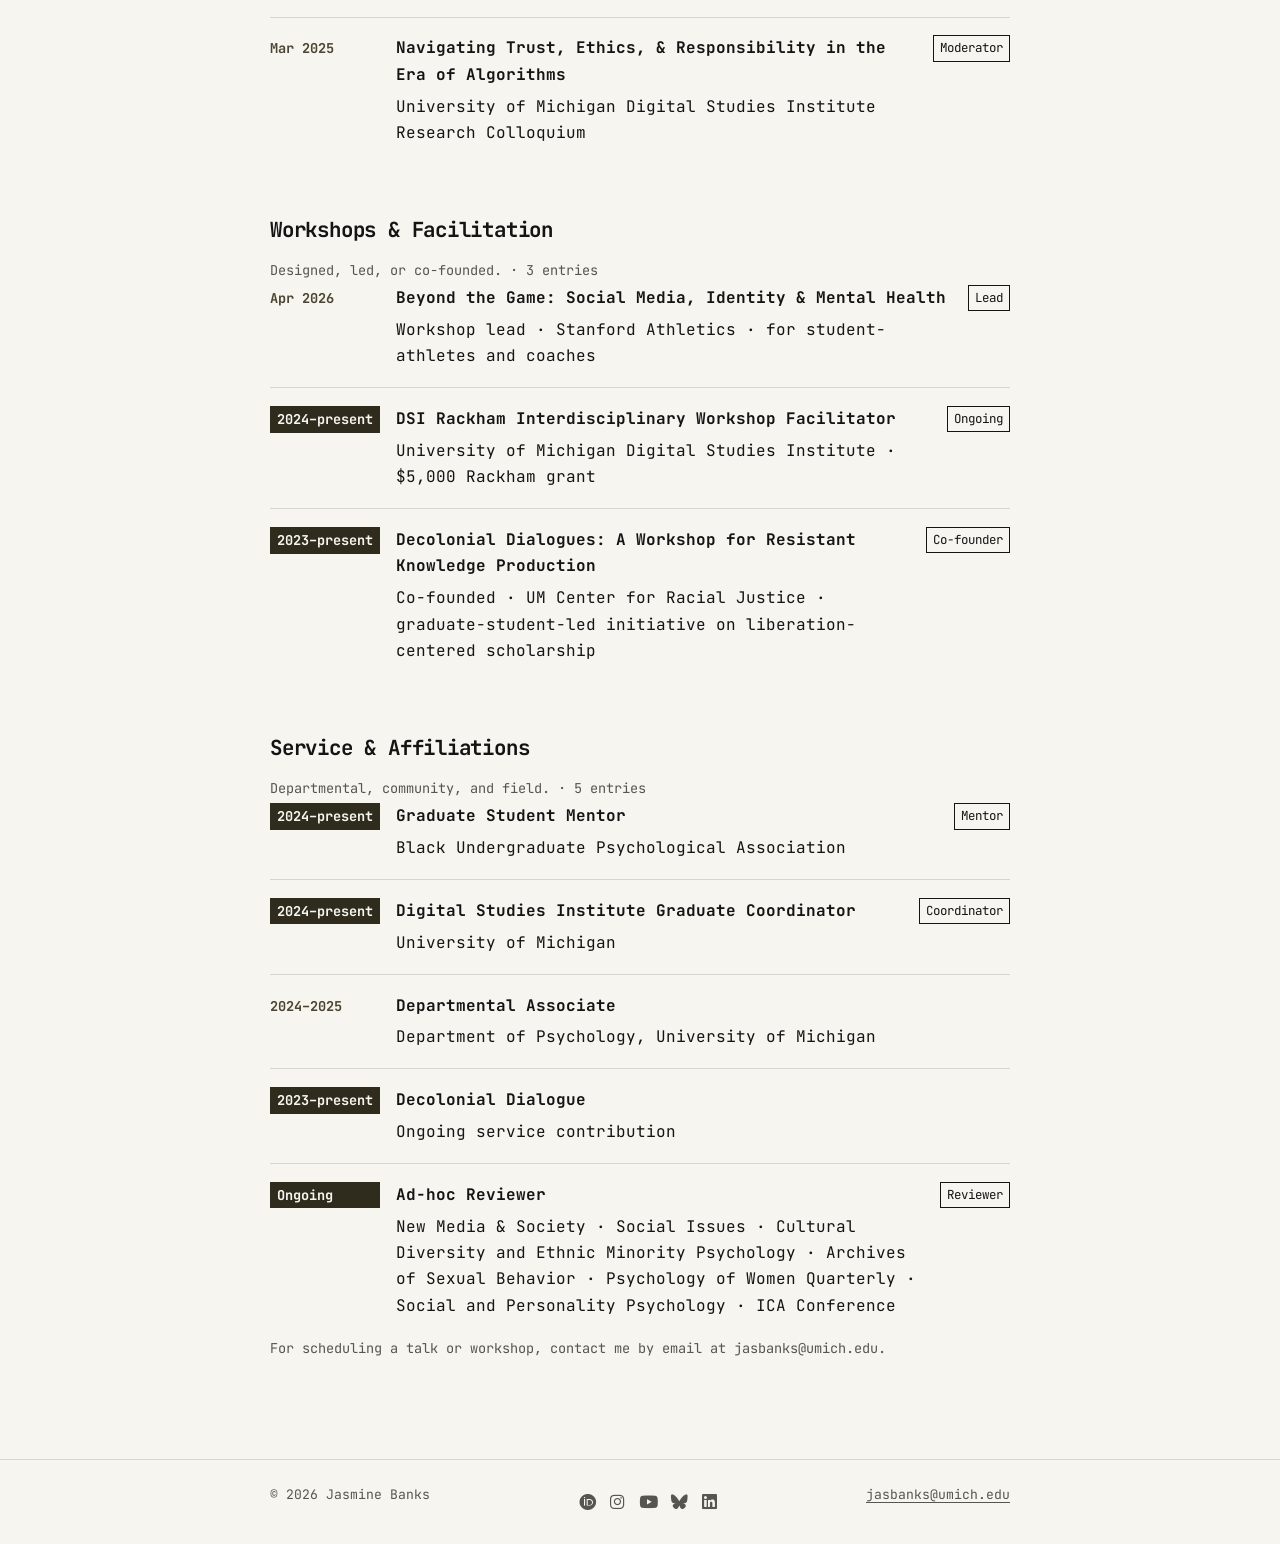
<file: talks.html>
<!DOCTYPE html>
<html lang="en">
<head>
<meta charset="UTF-8">
<meta name="viewport" content="width=device-width, initial-scale=1.0">
<title>Talks, Workshops &amp; Service | Jasmine Banks</title>
<meta name="description" content="Invited talks, workshops and facilitation, and service and affiliations by Jasmine Banks, Ph.D. Candidate in Psychology and Digital Studies, University of Michigan.">
<link rel="preconnect" href="https://fonts.googleapis.com">
<link rel="preconnect" href="https://fonts.gstatic.com" crossorigin>
<link href="https://fonts.googleapis.com/css2?family=JetBrains+Mono:wght@400;500;700&display=swap" rel="stylesheet">
<link rel="stylesheet" href="https://cdn.jsdelivr.net/npm/@fortawesome/fontawesome-free@6.7.2/css/all.min.css">
<link rel="stylesheet" href="css/style.css">
</head>
<body>
<a class="skip-link" href="#main-content">Skip to main content</a>

<header class="site-header">
  <div class="site-header__inner">
    <p class="site-title"><a href="index.html">Jasmine Banks</a></p>
    <nav class="site-nav" aria-label="Primary">
      <a href="index.html">Home</a>
      <a href="research.html">Research</a>
      <a href="publications.html">Publications</a>
      <a href="talks.html" aria-current="page">Talks &amp; Service</a>
      <a href="media.html">Media</a>
      <a href="speaking.html">Speaking</a>
      <a href="cv.html">CV</a>
      <a href="contact.html">Contact</a>
    </nav>
  </div>
</header>

<main id="main-content">
<div id="talks-root">
<script type="application/json" id="talks-data">{
  "header": {
    "eyebrow": "Public scholarship and engagement",
    "title": "Talks, Workshops &amp; Service"
  },
  "sections": [
    {
      "title": "Invited Talks",
      "meta": "Selected. Most recent first.",
      "entries": [
        {
          "date": "Nov 2025",
          "title": "Zotero &amp; Notion Research Tool Introduction",
          "venue": "Women of Color in the Arts, University of Michigan",
          "tag": "Workshop"
        },
        {
          "date": "Oct 2024",
          "title": "Guest Lecture",
          "venue": "The Graduate School, Florida International University",
          "tag": ""
        },
        {
          "date": "Aug 2024",
          "title": "DISCO Summit, Majority World Digital Infrastructures",
          "venue": "With Lisa Nakamura, Marisa Duarte, Ivan Chaar L\u00f3pez, Meryem Kamil, Huan He, and Jasmine Banks",
          "tag": "Panel"
        },
        {
          "date": "Feb 2024",
          "title": "Guest Lecture",
          "venue": "Stanford University",
          "tag": ""
        },
        {
          "date": "Jan 2024",
          "title": "&quot;If You Know, You Know&quot;: Researching the Characteristics of Black Digital Culture",
          "venue": "iSchool Special Research Presentation &middot; Information School, University of Washington &middot; hosted with the Simpson Center for the Humanities",
          "tag": "Invited Talk",
          "link": "https://simpsoncenter.org/events/event-detail?trumbaEmbed=view%3Devent%26eventid%3D172030062&eventid=172030062",
          "image": "images/talks-uw-simpson-center.jpg",
          "imageAlt": "Simpson Center for the Humanities calendar listing for the iSchool Special Research Presentation by Jasmine Banks, January 24, 2024.",
          "imageCredit": "Event listing: University of Washington Simpson Center for the Humanities"
        },
        {
          "date": "Nov 2023",
          "title": "SENSS: Southeast Network for Social Sciences",
          "venue": "",
          "tag": ""
        },
        {
          "date": "Oct 2023",
          "title": "Department of Psychology",
          "venue": "Hampton University",
          "tag": ""
        },
        {
          "date": "Jul 2023",
          "title": "Summer Research Program for Undergraduates",
          "venue": "University of Michigan",
          "tag": ""
        },
        {
          "date": "Nov 2022",
          "title": "Media Psychology Lab",
          "venue": "University of Michigan",
          "tag": ""
        },
        {
          "date": "Jul 2021",
          "title": "Division 45",
          "venue": "American Psychological Association",
          "tag": ""
        },
        {
          "date": "Jul 2021",
          "title": "Pathways to Ph.D. Psychology Career",
          "venue": "Invited Panelist",
          "tag": "Panel"
        },
        {
          "date": "Mar 2025",
          "title": "Navigating Trust, Ethics, &amp; Responsibility in the Era of Algorithms",
          "venue": "University of Michigan Digital Studies Institute Research Colloquium",
          "tag": "Moderator"
        }
      ]
    },
    {
      "title": "Workshops &amp; Facilitation",
      "meta": "Designed, led, or co-founded.",
      "entries": [
        {
          "date": "Apr 2026",
          "title": "Beyond the Game: Social Media, Identity &amp; Mental Health",
          "venue": "Workshop lead \u00b7 Stanford Athletics \u00b7 for student-athletes and coaches",
          "tag": "Lead"
        },
        {
          "date": "2024\u2013present",
          "title": "DSI Rackham Interdisciplinary Workshop Facilitator",
          "venue": "University of Michigan Digital Studies Institute \u00b7 $5,000 Rackham grant",
          "tag": "Ongoing",
          "ongoing": true
        },
        {
          "date": "2023\u2013present",
          "title": "Decolonial Dialogues: A Workshop for Resistant Knowledge Production",
          "venue": "Co-founded \u00b7 UM Center for Racial Justice \u00b7 graduate-student-led initiative on liberation-centered scholarship",
          "tag": "Co-founder",
          "ongoing": true
        }
      ]
    },
    {
      "title": "Service &amp; Affiliations",
      "meta": "Departmental, community, and field.",
      "entries": [
        {
          "date": "2024\u2013present",
          "title": "Graduate Student Mentor",
          "venue": "Black Undergraduate Psychological Association",
          "tag": "Mentor",
          "ongoing": true
        },
        {
          "date": "2024\u2013present",
          "title": "Digital Studies Institute Graduate Coordinator",
          "venue": "University of Michigan",
          "tag": "Coordinator",
          "ongoing": true
        },
        {
          "date": "2024\u20132025",
          "title": "Departmental Associate",
          "venue": "Department of Psychology, University of Michigan",
          "tag": ""
        },
        {
          "date": "2023\u2013present",
          "title": "Decolonial Dialogue",
          "venue": "Ongoing service contribution",
          "tag": "",
          "ongoing": true
        },
        {
          "date": "Ongoing",
          "title": "Ad-hoc Reviewer",
          "venue": "New Media &amp; Society \u00b7 Social Issues \u00b7 Cultural Diversity and Ethnic Minority Psychology \u00b7 Archives of Sexual Behavior \u00b7 Psychology of Women Quarterly \u00b7 Social and Personality Psychology \u00b7 ICA Conference",
          "tag": "Reviewer",
          "ongoing": true
        }
      ]
    }
  ],
  "foot": {
    "text": "For scheduling a talk or workshop, contact me by email at jasbanks@umich.edu."
  }
}</script>

  <div class="page-head">
    <div>
      <span class="eyebrow" id="t-eyebrow"></span>
      <h1 class="reveal-title" id="t-title" data-text=""></h1>
    </div>
  </div>

  <p>Invited talks, workshops I have designed or facilitated, and ongoing service to my department, field, and community. Full details for any entry are available on request at <a href="mailto:jasbanks@umich.edu">jasbanks@umich.edu</a>.</p>

  <div id="t-sections"></div>

  <p class="entry__meta" id="t-notice"></p>

</div>
</main>

<footer class="site-footer">
  <div class="site-footer__inner">
    <p>&copy; 2026 Jasmine Banks</p>
    <div class="site-footer__social" aria-label="Social and professional profiles">
      <a href="https://orcid.org/0000-0003-2387-829X" target="_blank" rel="noopener noreferrer" aria-label="ORCID"><i class="fa-brands fa-orcid" aria-hidden="true"></i></a>
      <a href="https://www.instagram.com/jasthephdstudent/" target="_blank" rel="noopener noreferrer" aria-label="Instagram"><i class="fa-brands fa-instagram" aria-hidden="true"></i></a>
      <a href="https://www.youtube.com/@Jasthephdstudent" target="_blank" rel="noopener noreferrer" aria-label="YouTube"><i class="fa-brands fa-youtube" aria-hidden="true"></i></a>
      <a href="https://bsky.app/profile/jasbanks.bsky.social" target="_blank" rel="noopener noreferrer" aria-label="Bluesky"><i class="fa-brands fa-bluesky" aria-hidden="true"></i></a>
      <a href="https://il.linkedin.com/company/wix-com?trk=public_jobs_topcard_logo" target="_blank" rel="noopener noreferrer" aria-label="LinkedIn"><i class="fa-brands fa-linkedin" aria-hidden="true"></i></a>
    </div>
    <p><a href="mailto:jasbanks@umich.edu">jasbanks@umich.edu</a></p>
  </div>
</footer>

<script src="js/site-data.js"></script>
<script src="js/talks.js"></script>
</body>
</html>
</file>
<file: css/style.css>
/* ==========================================================================
   Jasmine Banks — personal academic site
   Minimalist, monospace, black-on-off-white with a single accent color.
   ========================================================================== */

:root {
  --color-bg: #f7f5f0;
  --color-text: #141414;
  --color-muted: #55564f;
  --color-line: #d8d5cb;
  --color-accent: #4b4630;
  --color-accent-strong: #2f2c1e;
  --max-width: 780px;
  --font-mono: 'JetBrains Mono', 'IBM Plex Mono', ui-monospace, 'SFMono-Regular', Menlo, Consolas, monospace;
}

* {
  box-sizing: border-box;
}

html {
  -webkit-text-size-adjust: 100%;
}

body {
  margin: 0;
  background: var(--color-bg);
  color: var(--color-text);
  font-family: var(--font-mono);
  font-size: 16px;
  line-height: 1.65;
  -webkit-font-smoothing: antialiased;
}

a {
  color: var(--color-accent-strong);
  text-decoration: underline;
  text-underline-offset: 3px;
  text-decoration-thickness: 1px;
}

a:hover,
a:focus {
  color: var(--color-accent);
}

img {
  max-width: 100%;
  display: block;
}

h1, h2, h3, h4 {
  font-family: var(--font-mono);
  font-weight: 700;
  line-height: 1.3;
  margin: 0 0 0.75em 0;
  letter-spacing: -0.01em;
}

h1 { font-size: 1.9rem; }
h2 { font-size: 1.3rem; margin-top: 2.5em; }
h3 { font-size: 1.05rem; margin-top: 1.8em; }

p {
  margin: 0 0 1.1em 0;
}

ul, ol {
  margin: 0 0 1.1em 0;
  padding-left: 1.3em;
}

li {
  margin-bottom: 0.4em;
}

.eyebrow {
  display: block;
  font-size: 0.78rem;
  letter-spacing: 0.12em;
  text-transform: uppercase;
  color: var(--color-muted);
  margin-bottom: 0.6em;
}

/* ---------- Skip link ---------- */
.skip-link {
  position: absolute;
  left: -9999px;
  top: 0;
  background: var(--color-text);
  color: var(--color-bg);
  padding: 0.6em 1em;
  z-index: 100;
}

.skip-link:focus {
  left: 1em;
  top: 1em;
}

/* ---------- Layout shell ---------- */
.site-header {
  border-bottom: 1px solid var(--color-line);
}

.site-header__inner {
  max-width: var(--max-width);
  margin: 0 auto;
  padding: 1.4rem 1.25rem 1.1rem;
  display: flex;
  flex-wrap: wrap;
  align-items: baseline;
  justify-content: space-between;
  gap: 0.75rem;
}

.site-title {
  font-size: 1.05rem;
  font-weight: 700;
  margin: 0;
  letter-spacing: -0.01em;
}

.site-title a {
  color: var(--color-text);
  text-decoration: none;
}

.site-nav {
  display: flex;
  flex-wrap: wrap;
  gap: 1.1rem;
  font-size: 0.92rem;
}

.site-nav a {
  color: var(--color-text);
  text-decoration: none;
  padding-bottom: 2px;
  border-bottom: 2px solid transparent;
}

.site-nav a:hover,
.site-nav a:focus {
  border-bottom-color: var(--color-accent);
}

.site-nav a[aria-current="page"] {
  border-bottom-color: var(--color-accent-strong);
  font-weight: 700;
}

main {
  max-width: var(--max-width);
  margin: 0 auto;
  padding: 2.75rem 1.25rem 4rem;
}

.site-footer {
  border-top: 1px solid var(--color-line);
  margin-top: 2rem;
}

.site-footer__inner {
  max-width: var(--max-width);
  margin: 0 auto;
  padding: 1.5rem 1.25rem;
  font-size: 0.82rem;
  color: var(--color-muted);
  display: flex;
  flex-wrap: wrap;
  gap: 0.5rem 1.5rem;
  justify-content: space-between;
}

.site-footer a {
  color: var(--color-muted);
}

.site-footer__social {
  display: flex;
  gap: 0.85rem;
  align-items: center;
}

.site-footer__social a {
  color: var(--color-muted);
  font-size: 1.05rem;
  line-height: 1;
}

.site-footer__social a:hover,
.site-footer__social a:focus {
  color: var(--color-accent-strong);
}

/* ---------- Home / hero ---------- */
.hero {
  display: grid;
  grid-template-columns: 280px 1fr;
  gap: 2.5rem;
  align-items: start;
  margin-bottom: 3rem;
}

.hero__photo a {
  display: block;
  text-decoration: none;
}

.hero__photo img {
  width: 280px;
  height: auto;
  border: 1px solid var(--color-line);
}

.hero__photo a:hover img,
.hero__photo a:focus img {
  border-color: var(--color-accent-strong);
}

.hero__name {
  font-size: 1.7rem;
  margin-bottom: 0.3em;
}

.hero__role {
  color: var(--color-muted);
  margin-bottom: 1.1em;
  font-size: 0.98rem;
}

.hero__links {
  font-size: 0.9rem;
  display: flex;
  flex-wrap: wrap;
  gap: 0.4rem 1rem;
  margin-top: 1rem;
}

.hero__social {
  display: flex;
  flex-wrap: wrap;
  align-items: center;
  gap: 0.9rem;
  margin-top: 1.1rem;
}

.hero__social a {
  color: var(--color-muted);
  text-decoration: none;
  font-size: 1.15rem;
  line-height: 1;
  display: inline-flex;
  align-items: center;
}

.hero__social a:hover,
.hero__social a:focus {
  color: var(--color-accent-strong);
}

/* Job market status callout, styled like .notice but accent-bordered */
.status-banner {
  border: 1px solid var(--color-accent-strong);
  background: #fbfaf6;
  padding: 0.8rem 1rem;
  font-size: 0.92rem;
  margin: 0 0 1.3em 0;
}

.status-banner strong {
  color: var(--color-accent-strong);
}

@media (max-width: 560px) {
  .hero {
    grid-template-columns: 1fr;
  }
  .hero__photo img {
    width: 200px;
    height: auto;
  }
}

/* ---------- Section blocks / lists ---------- */
.stack {
  display: flex;
  flex-direction: column;
  gap: 0;
}

.entry {
  border-top: 1px solid var(--color-line);
  padding: 1.1rem 0;
}

.entry:first-of-type {
  border-top: none;
  padding-top: 0;
}

.entry__meta {
  color: var(--color-muted);
  font-size: 0.85rem;
  margin-bottom: 0.3em;
}

.entry__title {
  font-weight: 700;
  margin-bottom: 0.3em;
}

.entry p {
  margin: 0 0 0.35em 0;
}

.entry p:last-child {
  margin-bottom: 0;
}

.tag-list {
  display: flex;
  flex-wrap: wrap;
  gap: 0.5rem;
  list-style: none;
  padding: 0;
  margin: 0 0 1.2em 0;
}

.tag-list li {
  border: 1px solid var(--color-line);
  padding: 0.3em 0.7em;
  font-size: 0.85rem;
  margin: 0;
}

/* ---------- Notice / callout boxes ---------- */
.notice {
  border: 1px solid var(--color-line);
  background: #fbfaf6;
  padding: 1.1rem 1.2rem;
  font-size: 0.92rem;
  margin: 1.5em 0;
}

.notice strong {
  display: block;
  margin-bottom: 0.3em;
}

/* ---------- Buttons ---------- */
.btn {
  display: inline-block;
  font-family: var(--font-mono);
  font-size: 0.92rem;
  border: 1px solid var(--color-text);
  color: var(--color-text);
  background: transparent;
  padding: 0.65em 1.2em;
  text-decoration: none;
  cursor: pointer;
}

.btn:hover,
.btn:focus {
  background: var(--color-text);
  color: var(--color-bg);
}

.btn-primary {
  background: var(--color-accent-strong);
  border-color: var(--color-accent-strong);
  color: #f7f5f0;
}

.btn-primary:hover,
.btn-primary:focus {
  background: var(--color-accent);
  border-color: var(--color-accent);
  color: #f7f5f0;
}

/* ---------- Forms ---------- */
.form-field {
  margin-bottom: 1.3rem;
}

.form-field label {
  display: block;
  font-size: 0.85rem;
  margin-bottom: 0.4em;
  color: var(--color-muted);
}

.form-field input,
.form-field textarea {
  width: 100%;
  font-family: var(--font-mono);
  font-size: 0.95rem;
  padding: 0.65em 0.75em;
  border: 1px solid var(--color-line);
  background: #fff;
  color: var(--color-text);
}

.form-field input:focus,
.form-field textarea:focus {
  outline: 2px solid var(--color-accent-strong);
  outline-offset: 1px;
}

.form-field textarea {
  resize: vertical;
  min-height: 140px;
}

.required-mark {
  color: var(--color-accent-strong);
}

.form-status {
  margin-top: 1rem;
  font-size: 0.9rem;
}

.form-status[data-state="success"] {
  color: #2f4a2f;
}

.form-status[data-state="error"] {
  color: #7a2e2e;
}

/* ---------- Utility ---------- */
.visually-hidden {
  position: absolute;
  width: 1px;
  height: 1px;
  overflow: hidden;
  clip: rect(0 0 0 0);
  white-space: nowrap;
}

/* ==========================================================================
   Animated, JSON-driven sections (Publications, Talks/Workshops/Service).
   Same font, color palette, and component language as the rest of the
   site; adds a word-by-word title reveal and staggered fade-up entries.
   ========================================================================== */

.ease-out-curve { transition-timing-function: cubic-bezier(0.16, 1, 0.3, 1); }

@keyframes wordUp {
  from { transform: translateY(100%); }
  to { transform: translateY(0); }
}

@keyframes fadeUp {
  from { opacity: 0; transform: translateY(8px); }
  to { opacity: 1; transform: translateY(0); }
}

.reveal-title {
  overflow: hidden;
  display: block;
}

.reveal-title .word {
  display: inline-block;
  transform: translateY(100%);
  animation: wordUp 0.7s cubic-bezier(0.16, 1, 0.3, 1) forwards;
}

.fade-up {
  opacity: 0;
  transform: translateY(8px);
  animation: fadeUp 0.5s cubic-bezier(0.16, 1, 0.3, 1) forwards;
}

/* Totals shown next to a page title */
.page-meta {
  font-size: 0.82rem;
  color: var(--color-muted);
  white-space: nowrap;
}

.page-meta strong {
  display: block;
  font-size: 1.1rem;
  color: var(--color-text);
  font-weight: 700;
}

.page-head {
  display: flex;
  justify-content: space-between;
  align-items: flex-end;
  flex-wrap: wrap;
  gap: 0.75rem;
  margin-bottom: 1.5rem;
}

.page-head h1 {
  margin-bottom: 0;
}

/* Clickable filter pills (same look as .tag-list li, plus interaction) */
.filter-pills {
  display: flex;
  flex-wrap: wrap;
  gap: 0.5rem;
  list-style: none;
  padding: 0;
  margin: 0 0 1.6em 0;
}

.filter-pill {
  font-family: var(--font-mono);
  font-size: 0.85rem;
  border: 1px solid var(--color-line);
  background: transparent;
  color: var(--color-text);
  padding: 0.3em 0.7em;
  cursor: pointer;
}

.filter-pill:hover,
.filter-pill:focus {
  border-color: var(--color-accent);
}

.filter-pill.is-active {
  background: var(--color-accent-strong);
  border-color: var(--color-accent-strong);
  color: var(--color-bg);
}

/* Entry rows rendered from JSON, with date / title / tag columns */
.entry--dated {
  display: grid;
  grid-template-columns: 110px 1fr auto;
  gap: 1rem;
  align-items: baseline;
}

.entry--dated .entry__date {
  font-size: 0.85rem;
  color: var(--color-accent);
  font-weight: 700;
}

.entry--dated .entry__date--ongoing {
  display: inline-block;
  background: var(--color-accent-strong);
  color: var(--color-bg);
  padding: 0.15em 0.5em;
}

.entry__tag {
  font-size: 0.78rem;
  border: 1px solid var(--color-text);
  padding: 0.15em 0.5em;
  white-space: nowrap;
  justify-self: end;
  align-self: start;
}

/* Sourced-entry thumbnail slot: sits in the same third grid column that
   otherwise holds only the role tag, so an entry with a real source image
   and an entry without one keep the same row shape. Only entries with a
   confirmed source photo get an image here; nothing is invented. */
.entry-media-slot {
  display: flex;
  flex-direction: column;
  align-items: flex-end;
  gap: 0.4em;
  justify-self: end;
}

.media-thumb {
  display: block;
  width: 84px;
  height: 84px;
  object-fit: cover;
  border: 1px solid var(--color-line);
}

.entry-media-slot figcaption {
  font-size: 0.68rem;
  line-height: 1.3;
  color: var(--color-muted);
  text-align: right;
  max-width: 120px;
}

/* Whole-entry link: when a source URL exists, the entire row (date, title,
   venue, image) is one click target, instead of separate links on the
   image and the title. */
a.entry {
  text-decoration: none;
  color: inherit;
  cursor: pointer;
}

a.entry .entry__title {
  text-decoration: underline;
  text-decoration-color: transparent;
  text-underline-offset: 3px;
  transition: text-decoration-color 0.15s ease;
}

a.entry:hover .entry__title,
a.entry:focus .entry__title {
  text-decoration-color: currentColor;
  color: var(--color-accent-strong);
}

a.entry:hover .media-thumb,
a.entry:focus .media-thumb,
a.entry:hover .entry__tag,
a.entry:focus .entry__tag {
  border-color: var(--color-accent-strong);
}

@media (max-width: 700px) {
  .entry--dated:has(.entry-media-slot) {
    grid-template-columns: 1fr;
    gap: 0.6em;
  }
  .entry-media-slot {
    justify-self: start;
    align-items: flex-start;
  }
  .entry-media-slot figcaption {
    text-align: left;
    max-width: none;
  }
}

/* Wide cover image beside a longer collaboration writeup (Media Appearances) */
.entry--collab {
  display: grid;
  grid-template-columns: 220px 1fr;
  gap: 1.5rem;
  align-items: start;
}

.collab-figure {
  display: block;
}

.collab-thumb {
  display: block;
  width: 100%;
  aspect-ratio: 16 / 10;
  object-fit: cover;
  border: 1px solid var(--color-line);
}

.collab-figure:hover .collab-thumb,
.collab-figure:focus .collab-thumb {
  border-color: var(--color-accent-strong);
}

@media (max-width: 700px) {
  .entry--collab {
    grid-template-columns: 1fr;
    gap: 0.8em;
  }
}

section[hidden] {
  display: none;
}

@media (max-width: 560px) {
  .entry--dated {
    grid-template-columns: 1fr;
    gap: 0.2em;
  }
  .entry__tag {
    justify-self: start;
    margin-top: 0.3em;
  }
  .page-head {
    align-items: flex-start;
  }
}
</file>
